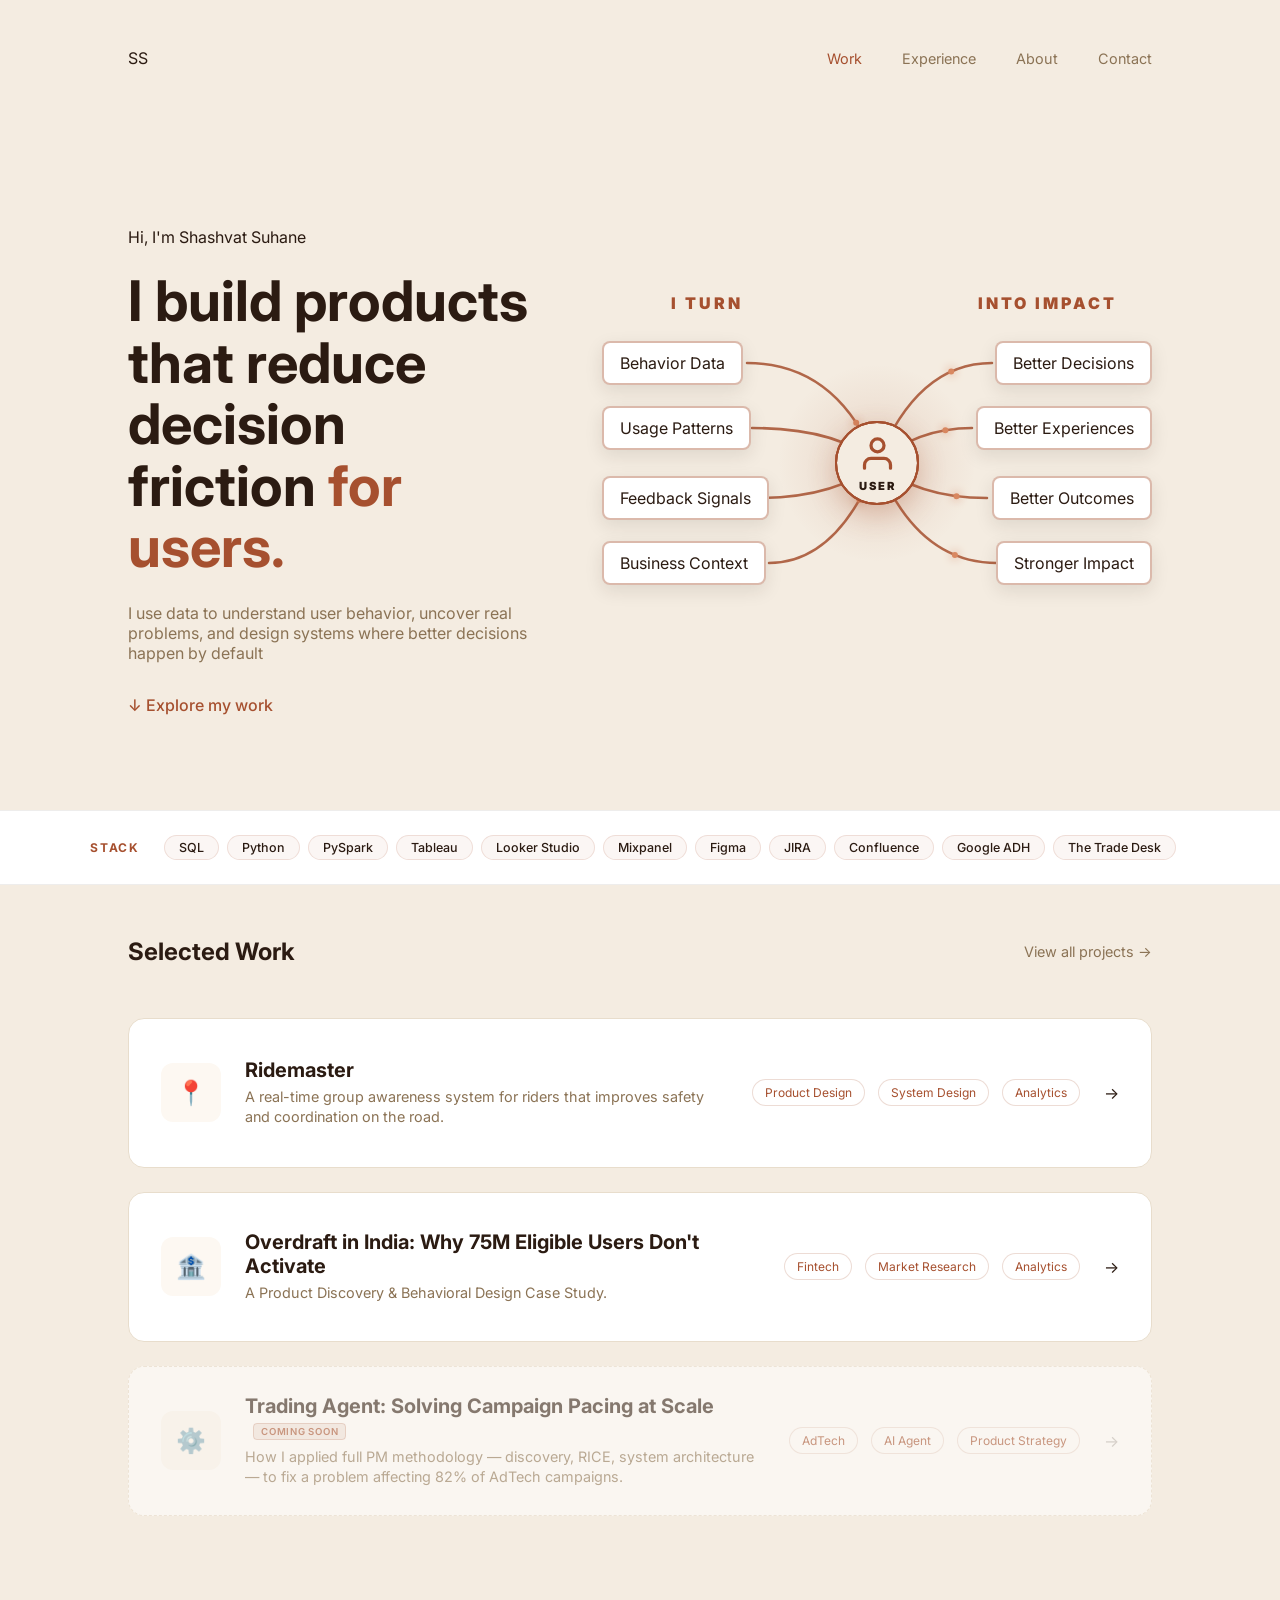
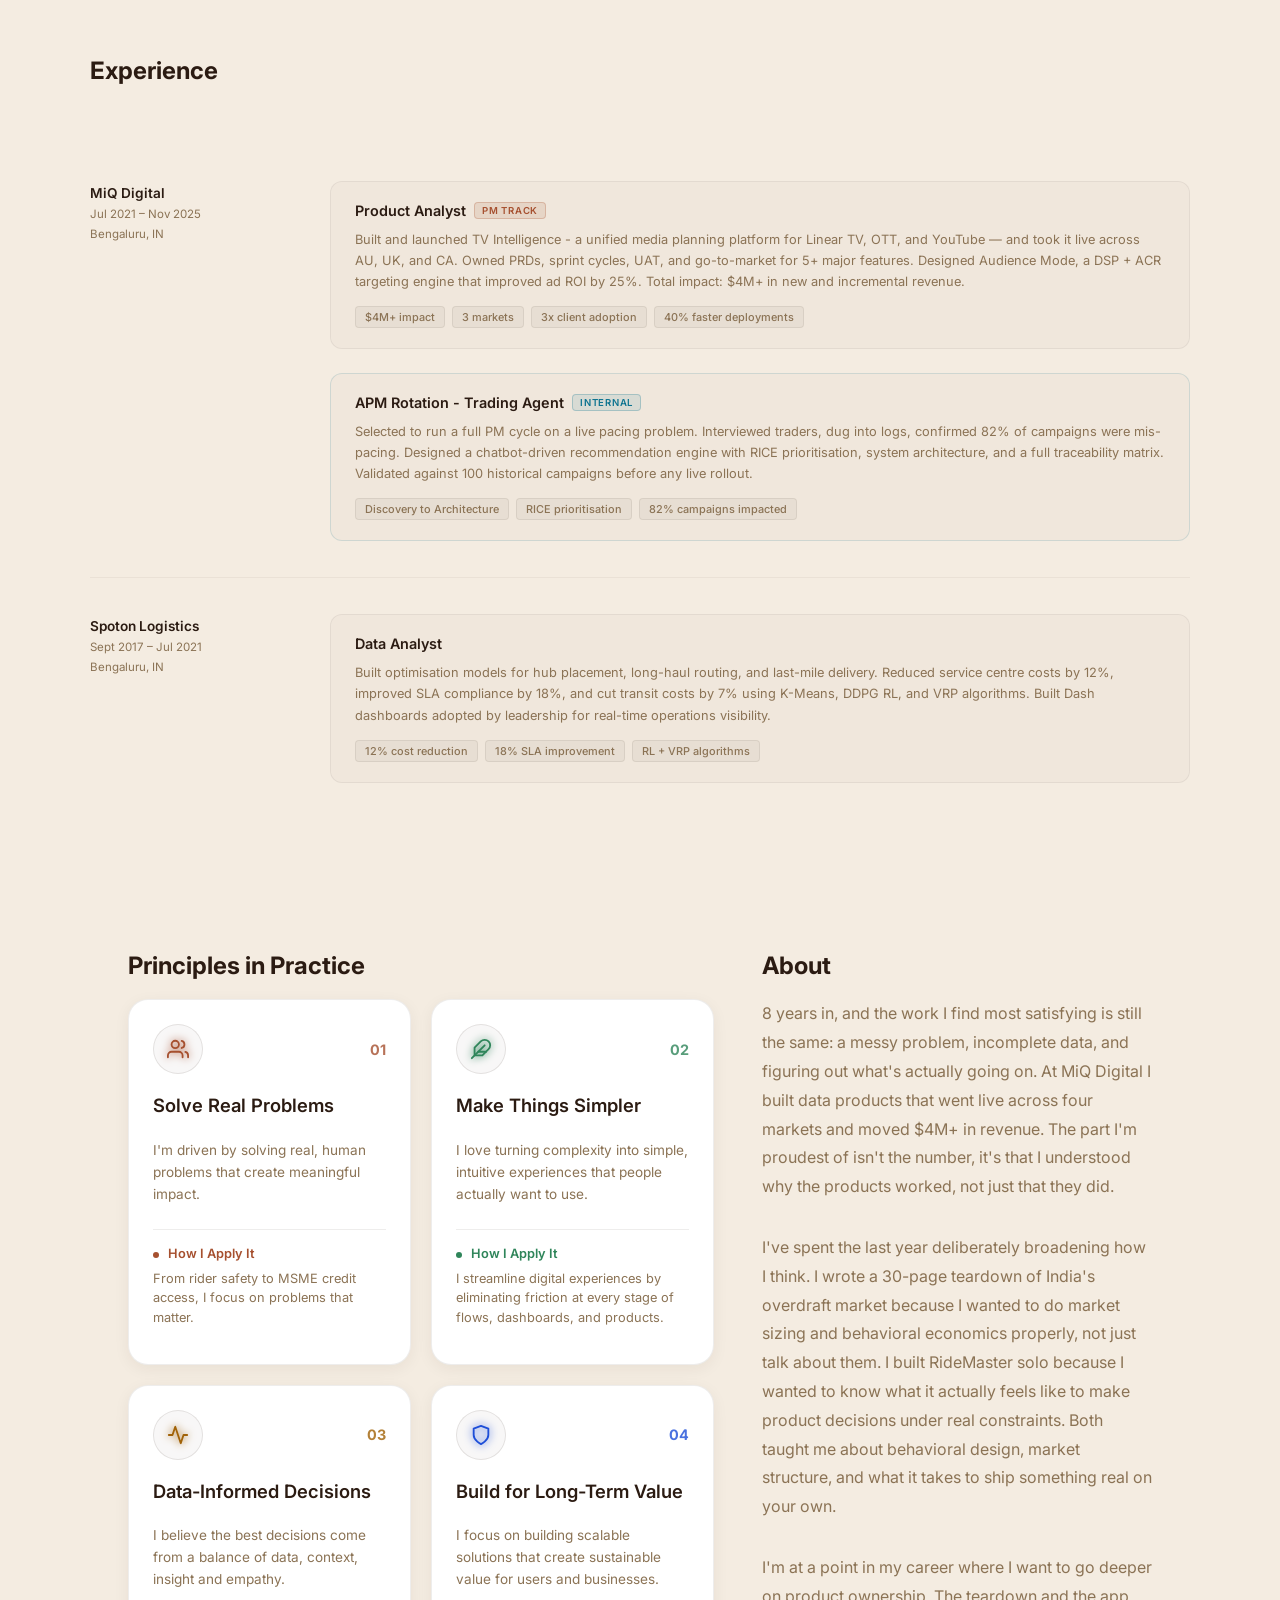
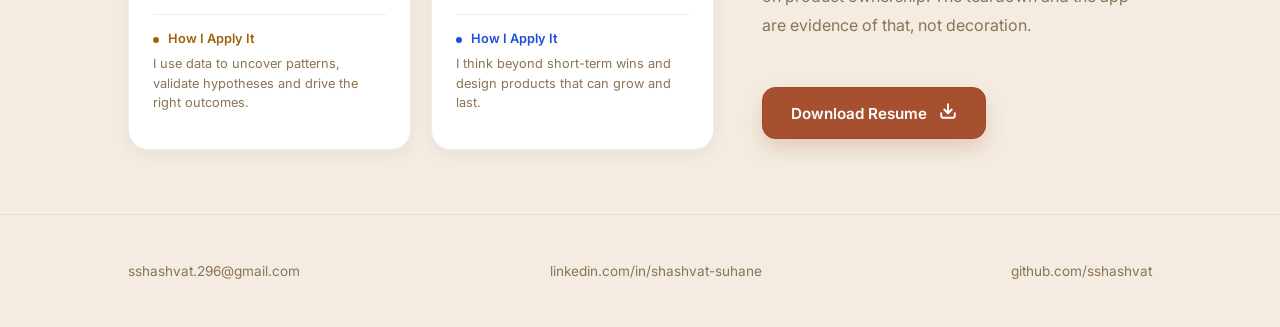
<file: index.html>
<!DOCTYPE html>
<html lang="en">

<!-- ============================================================
     HEAD
     ============================================================ -->
<head>
    <meta charset="UTF-8">
    <meta name="viewport" content="width=device-width, initial-scale=1.0">
    <title>Shashvat Suhane | PM Portfolio</title>
    <link rel="icon" type="image/x-icon" href="assets/favicon.ico">
    <link rel="stylesheet" href="styles.css">
    <link href="https://fonts.googleapis.com/css2?family=Inter:wght@400;500;700&display=swap" rel="stylesheet">
</head>

<body>

    <!-- ============================================================
         HEADER / NAVBAR
         ============================================================ -->
    <header>
        <nav>
            <div class="logo">SS</div>
            <button class="nav-toggle" id="navToggle" aria-label="Toggle navigation menu" aria-expanded="false">
                <span></span>
                <span></span>
                <span></span>
            </button>
            <ul id="navMenu">
                <li><a href="#work" class="active">Work</a></li>
                <li><a href="#experience">Experience</a></li>
                <li><a href="#about">About</a></li>
                <li><a href="mailto:sshashvat.296@gmail.com">Contact</a></li>
            </ul>
        </nav>
    </header>

    <!-- ============================================================
         MAIN CONTENT
         ============================================================ -->
    <main>

        <!-- --------------------------------------------------------
             HERO SECTION
             -------------------------------------------------------- -->
        <section class="hero">

            <!-- Hero Text -->
            <div class="hero-text">
                <p class="greeting">Hi, I'm Shashvat Suhane</p>
                <h1>I build products that reduce decision friction<span> for users.</span></h1>
                <p class="subtext">
                    I use data to understand user behavior, uncover real problems, and design
                    systems where better decisions happen by default
                </p>
                <a href="#work" class="explore-link">↓ Explore my work</a>
            </div>

            <!-- Data Flow Visualisation -->
            <div class="data-flow-container">

                <div class="column-header left-header">I TURN</div>
                <div class="column-header right-header">INTO IMPACT</div>

                <div class="flow-inner-box">

                    <!-- Left Nodes -->
                    <div class="nodes left">
                        <div class="node n1">Behavior Data</div>
                        <div class="node n2">Usage Patterns</div>
                        <div class="node n3">Feedback Signals</div>
                        <div class="node n4">Business Context</div>
                    </div>

                    <!-- User Core -->
                    <div class="user-core">
                        <div class="user-icon-circle">
                            <svg class="user-icon-svg" viewBox="0 0 24 24" fill="none" stroke="currentColor">
                                <path d="M20 21v-2a4 4 0 0 0-4-4H8a4 4 0 0 0-4 4v2" stroke-width="2" stroke-linecap="round" stroke-linejoin="round"/>
                                <circle cx="12" cy="7" r="4" stroke-width="2" stroke-linecap="round" stroke-linejoin="round"/>
                            </svg>
                            <span class="label">USER</span>
                            <div class="pulse-ring"></div>
                            <div class="pulse-ring delay"></div>
                        </div>
                        
                    </div>

                    <!-- Right Nodes -->
                    <div class="nodes right">
                        <div class="node n5">Better Decisions</div>
                        <div class="node n6">Better Experiences</div>
                        <div class="node n7">Better Outcomes</div>
                        <div class="node n8">Stronger Impact</div>
                    </div>

                    <!-- Flow Lines SVG -->
                    <svg class="flow-lines" viewBox="0 0 500 500" preserveAspectRatio="none">

                        <!-- Paths: Left nodes → User core -->
                        <path id="p1" d="M120,150 Q210,150 250,250" class="path-line"></path>
                        <path id="p2" d="M125,215 Q210,215 250,250" class="path-line"></path>
                        <path id="p3" d="M130,285 Q210,285 250,250" class="path-line"></path>
                        <path id="p4" d="M142,350 Q210,350 250,250" class="path-line"></path>

                        <!-- Paths: User core → Right nodes -->
                        <path id="p5" d="M250,250 Q290,150 365,150" class="path-line"></path>
                        <path id="p6" d="M250,250 Q290,215 345,215" class="path-line"></path>
                        <path id="p7" d="M250,250 Q290,285 360,285" class="path-line"></path>
                        <path id="p8" d="M250,250 Q290,350 370,350" class="path-line"></path>

                        <!-- Particles: Left → Core -->
                        <circle r="3" fill="#D98861" class="particle">
                            <animateMotion dur="2s" repeatCount="indefinite" calcMode="linear">
                                <mpath href="#p1"></mpath>
                            </animateMotion>
                        </circle>
                        <circle r="3" fill="#D98861" class="particle">
                            <animateMotion dur="2s" repeatCount="indefinite" calcMode="linear">
                                <mpath href="#p2"></mpath>
                            </animateMotion>
                        </circle>
                        <circle r="3" fill="#D98861" class="particle">
                            <animateMotion dur="2s" repeatCount="indefinite" calcMode="linear">
                                <mpath href="#p3"></mpath>
                            </animateMotion>
                        </circle>
                        <circle r="3" fill="#D98861" class="particle">
                            <animateMotion dur="2s" repeatCount="indefinite" calcMode="linear">
                                <mpath href="#p4"></mpath>
                            </animateMotion>
                        </circle>

                        <!-- Particles: Core → Right -->
                        <circle r="3" fill="#D98861" class="particle">
                            <animateMotion dur="2s" repeatCount="indefinite" keyPoints="0;1" keyTimes="0;1" calcMode="linear">
                                <mpath href="#p5"></mpath>
                            </animateMotion>
                        </circle>
                        <circle r="3" fill="#D98861" class="particle">
                            <animateMotion dur="2s" repeatCount="indefinite" keyPoints="0;1" keyTimes="0;1" calcMode="linear">
                                <mpath href="#p6"></mpath>
                            </animateMotion>
                        </circle>
                        <circle r="3" fill="#D98861" class="particle">
                            <animateMotion dur="2s" repeatCount="indefinite" keyPoints="0;1" keyTimes="0;1" calcMode="linear">
                                <mpath href="#p7"></mpath>
                            </animateMotion>
                        </circle>
                        <circle r="3" fill="#D98861" class="particle">
                            <animateMotion dur="2s" repeatCount="indefinite" keyPoints="0;1" keyTimes="0;1" calcMode="linear">
                                <mpath href="#p8"></mpath>
                            </animateMotion>
                        </circle>

                    </svg><!-- /flow-lines -->

                </div><!-- /flow-inner-box -->

            </div><!-- /data-flow-container -->

        </section><!-- /hero -->


        <!-- --------------------------------------------------------
             SKILLS STRIP
             -------------------------------------------------------- -->
        <section class="skills-strip">
            <div class="skills-inner">
                <span class="skills-label">Stack</span>
                <div class="skills-pills">
                    <span>SQL</span>
                    <span>Python</span>
                    <span>PySpark</span>
                    <span>Tableau</span>
                    <span>Looker Studio</span>
                    <span>Mixpanel</span>
                    <span>Figma</span>
                    <span>JIRA</span>
                    <span>Confluence</span>
                    <span>Google ADH</span>
                    <span>The Trade Desk</span>
                    
                </div>
            </div>
        </section>

        <!-- --------------------------------------------------------
             SELECTED WORK
             -------------------------------------------------------- -->
        <section id="work" class="work-section">

            <div class="section-header">
                <h2>Selected Work</h2>
                <a href="#" class="view-all">View all projects →</a>
            </div>

            <!-- Project: Ridemaster -->
            <div class="project-card" data-project="ridemaster" style="cursor: pointer;">
                <div class="proj-icon">📍</div>
                <div class="proj-main">
                    <h3>Ridemaster</h3>
                    <p>A real-time group awareness system for riders that improves safety and coordination on the road.</p>
                </div>
                <div class="proj-tags">
                    <span>Product Design</span>
                    <span>System Design</span>
                    <span>Analytics</span>
                </div>
                <div class="proj-arrow">→</div>
            </div>

            <!-- Project: Overdraft -->
            <div class="project-card" data-project="overdraft" style="cursor: pointer;">
                <div class="proj-icon msme-icon">🏦</div>
                <div class="proj-main">
                    <h3>Overdraft in India: Why 75M Eligible Users Don't Activate</h3>
                    <p>A Product Discovery &amp; Behavioral Design Case Study.</p>
                </div>
                <div class="proj-tags">
                    <span>Fintech</span>
                    <span>Market Research</span>
                    <span>Analytics</span>
                </div>
                <div class="proj-arrow">→</div>
            </div>

            <!-- Project: Trading Agent (Coming Soon) -->
            <div class="project-card project-card--soon">
                <div class="proj-icon">⚙️</div>
                <div class="proj-main">
                    <h3>Trading Agent: Solving Campaign Pacing at Scale <span class="coming-soon-badge">Coming Soon</span></h3>
                    <p>How I applied full PM methodology — discovery, RICE, system architecture — to fix a problem affecting 82% of AdTech campaigns.</p>
                </div>
                <div class="proj-tags">
                    <span>AdTech</span>
                    <span>AI Agent</span>
                    <span>Product Strategy</span>
                </div>
                <div class="proj-arrow" style="opacity:0.3">→</div>
            </div>

        </section><!-- /work -->


        <!-- WORK EXPERIENCE -->
        <section id="experience" class="experience-section">
            <div class="section-header">
                <h2 class="section-heading">Experience</h2>
            </div>
            <div class="exp-timeline">
                <div class="exp-entry">
                    <div class="exp-left">
                        <span class="exp-company">MiQ Digital</span>
                        <span class="exp-tenure">Jul 2021 – Nov 2025</span>
                        <span class="exp-location">Bengaluru, IN</span>
                    </div>
                    <div class="exp-right">
                        <div class="exp-role-block">
                            <h3 class="exp-role">Product Analyst <span class="exp-tag">PM Track</span></h3>
                            <p class="exp-desc">Built and launched TV Intelligence - a unified media planning platform for Linear TV, OTT, and YouTube — and took it live across AU, UK, and CA. Owned PRDs, sprint cycles, UAT, and go-to-market for 5+ major features. Designed Audience Mode, a DSP + ACR targeting engine that improved ad ROI by 25%. Total impact: $4M+ in new and incremental revenue.</p>
                            <div class="exp-highlights"><span>$4M+ impact</span><span>3 markets</span><span>3x client adoption</span><span>40% faster deployments</span></div>
                        </div>
                        <div class="exp-role-block exp-role-block--rotation">
                            <h3 class="exp-role">APM Rotation - Trading Agent <span class="exp-tag exp-tag--teal">Internal</span></h3>
                            <p class="exp-desc">Selected to run a full PM cycle on a live pacing problem. Interviewed traders, dug into logs, confirmed 82% of campaigns were mis-pacing. Designed a chatbot-driven recommendation engine with RICE prioritisation, system architecture, and a full traceability matrix. Validated against 100 historical campaigns before any live rollout.</p>
                            <div class="exp-highlights"><span>Discovery to Architecture</span><span>RICE prioritisation</span><span>82% campaigns impacted</span></div>
                        </div>
                    </div>
                </div>
                <div class="exp-divider"></div>
                <div class="exp-entry">
                    <div class="exp-left">
                        <span class="exp-company">Spoton Logistics</span>
                        <span class="exp-tenure">Sept 2017 – Jul 2021</span>
                        <span class="exp-location">Bengaluru, IN</span>
                    </div>
                    <div class="exp-right">
                        <div class="exp-role-block">
                            <h3 class="exp-role">Data Analyst</h3>
                            <p class="exp-desc">Built optimisation models for hub placement, long-haul routing, and last-mile delivery. Reduced service centre costs by 12%, improved SLA compliance by 18%, and cut transit costs by 7% using K-Means, DDPG RL, and VRP algorithms. Built Dash dashboards adopted by leadership for real-time operations visibility.</p>
                            <div class="exp-highlights"><span>12% cost reduction</span><span>18% SLA improvement</span><span>RL + VRP algorithms</span></div>
                        </div>
                    </div>
                </div>
            </div>
        </section><!-- /experience -->


        <!-- BOTTOM GRID  (Principles + About) -->
        <section class="bottom-grid">

            <!-- Principles in Practice -->
            <div class="principles-column">

                <h2 class="section-heading">Principles in Practice</h2>

                <div class="philosophy-grid">

                    <!-- Card 01: Solve Real Problems -->
                    <div class="p-card purple">
                        <div class="p-header">
                            <div class="p-icon">
                                <svg viewBox="0 0 24 24" fill="none" stroke="currentColor" stroke-width="2" stroke-linecap="round" stroke-linejoin="round">
                                    <path d="M17 21v-2a4 4 0 0 0-4-4H5a4 4 0 0 0-4 4v2"></path>
                                    <circle cx="9" cy="7" r="4"></circle>
                                    <path d="M23 21v-2a4 4 0 0 0-3-3.87"></path>
                                    <path d="M16 3.13a4 4 0 0 1 0 7.75"></path>
                                </svg>
                            </div>
                            <span class="p-num">01</span>
                        </div>
                        <h3>Solve Real Problems</h3>
                        <p class="p-desc">I'm driven by solving real, human problems that create meaningful impact.</p>
                        <div class="p-apply">
                            <span class="dot"></span> How I apply it
                            <p>From rider safety to MSME credit access, I focus on problems that matter.</p>
                        </div>
                    </div>

                    <!-- Card 02: Make Things Simpler -->
                    <div class="p-card green">
                        <div class="p-header">
                            <div class="p-icon">
                                <svg viewBox="0 0 24 24" fill="none" stroke="currentColor" stroke-width="2" stroke-linecap="round" stroke-linejoin="round">
                                    <path d="M20.24 12.24a6 6 0 0 0-8.49-8.49L5 10.5V19h8.5z"></path>
                                    <line x1="16" y1="8" x2="2" y2="22"></line>
                                    <line x1="17.5" y1="15" x2="9" y2="15"></line>
                                </svg>
                            </div>
                            <span class="p-num">02</span>
                        </div>
                        <h3>Make Things Simpler</h3>
                        <p class="p-desc">I love turning complexity into simple, intuitive experiences that people actually want to use.</p>
                        <div class="p-apply">
                            <span class="dot"></span> How I apply it
                            <p>I streamline digital experiences by eliminating friction at every stage of flows, dashboards, and products.</p>
                        </div>
                    </div>

                    <!-- Card 03: Data-Informed Decisions -->
                    <div class="p-card orange">
                        <div class="p-header">
                            <div class="p-icon">
                                <svg viewBox="0 0 24 24" fill="none" stroke="currentColor" stroke-width="2" stroke-linecap="round" stroke-linejoin="round">
                                    <polyline points="22 12 18 12 15 21 9 3 6 12 2 12"></polyline>
                                </svg>
                            </div>
                            <span class="p-num">03</span>
                        </div>
                        <h3>Data-Informed Decisions</h3>
                        <p class="p-desc">I believe the best decisions come from a balance of data, context, insight and empathy.</p>
                        <div class="p-apply">
                            <span class="dot"></span> How I apply it
                            <p>I use data to uncover patterns, validate hypotheses and drive the right outcomes.</p>
                        </div>
                    </div>

                    <!-- Card 04: Build for Long-Term Value -->
                    <div class="p-card blue">
                        <div class="p-header">
                            <div class="p-icon">
                                <svg viewBox="0 0 24 24" fill="none" stroke="currentColor" stroke-width="2" stroke-linecap="round" stroke-linejoin="round">
                                    <path d="M12 22s8-4 8-10V5l-8-3-8 3v7c0 6 8 10 8 10z"></path>
                                </svg>
                            </div>
                            <span class="p-num">04</span>
                        </div>
                        <h3>Build for Long-Term Value</h3>
                        <p class="p-desc">I focus on building scalable solutions that create sustainable value for users and businesses.</p>
                        <div class="p-apply">
                            <span class="dot"></span> How I apply it
                            <p>I think beyond short-term wins and design products that can grow and last.</p>
                        </div>
                    </div>

                </div><!-- /philosophy-grid -->

            </div><!-- /principles-column -->


            <!-- About -->
            <div class="about-box" id="about">
                <h2>About</h2>
                <p>
                    8 years in, and the work I find most satisfying is still the same: a messy problem, incomplete data, and figuring out what's actually going on. 
                    At MiQ Digital I built data products that went live across four markets and moved $4M+ in revenue. 
                    The part I'm proudest of isn't the number, it's that I understood why the products worked, not just that they did.
                </p>
                <p>
                    I've spent the last year deliberately broadening how I think. 
                    I wrote a 30-page teardown of India's overdraft market because I wanted to do market sizing and behavioral economics properly, not just talk about them. I built RideMaster solo because I wanted to know what it actually feels like to make product decisions under real constraints.
                     Both taught me about behavioral design, market structure, and what it takes to ship something real on your own.
                </p>
                <p>I'm at a point in my career where I want to go deeper on product ownership. The teardown and the app are evidence of that, not decoration.</p>
                <a href="assets/Shashvat_Suhane_Resume.pdf" download class="resume-btn">
                    <span class="btn-text">Download Resume</span>
                    <span class="btn-icon">
                        <svg viewBox="0 0 24 24" fill="none" stroke="currentColor" stroke-width="2.5" stroke-linecap="round" stroke-linejoin="round">
                            <path d="M21 15v4a2 2 0 0 1-2 2H5a2 2 0 0 1-2-2v-4"></path>
                            <polyline points="7 10 12 15 17 10"></polyline>
                            <line x1="12" y1="15" x2="12" y2="3"></line>
                        </svg>
                    </span>
                </a>
            </div><!-- /about-box -->

        </section><!-- /bottom-grid -->

    </main><!-- /main -->


    <!-- ============================================================
         FOOTER
         ============================================================ -->
    <footer>
        <div class="footer-links">
            <a href="mailto:sshashvat.296@gmail.com">sshashvat.296@gmail.com</a>
            <a href="https://linkedin.com/in/shashvat-suhane" target="_blank">linkedin.com/in/shashvat-suhane</a>
            <a href="https://github.com/sshashvat" target="_blank">github.com/sshashvat</a>
        </div>
    </footer>


    <!-- ============================================================
         PROJECT MODAL
         ============================================================ -->
    <div id="projectModal" class="modal">
        <div class="modal-content">
            <button class="close-button" aria-label="Close">&times;</button>
            <div id="modalBody"></div>
        </div>
    </div>


    <!-- ============================================================
         SCRIPTS
         ============================================================ -->
    <script src="script.js"></script>

</body>
</html>
</file>
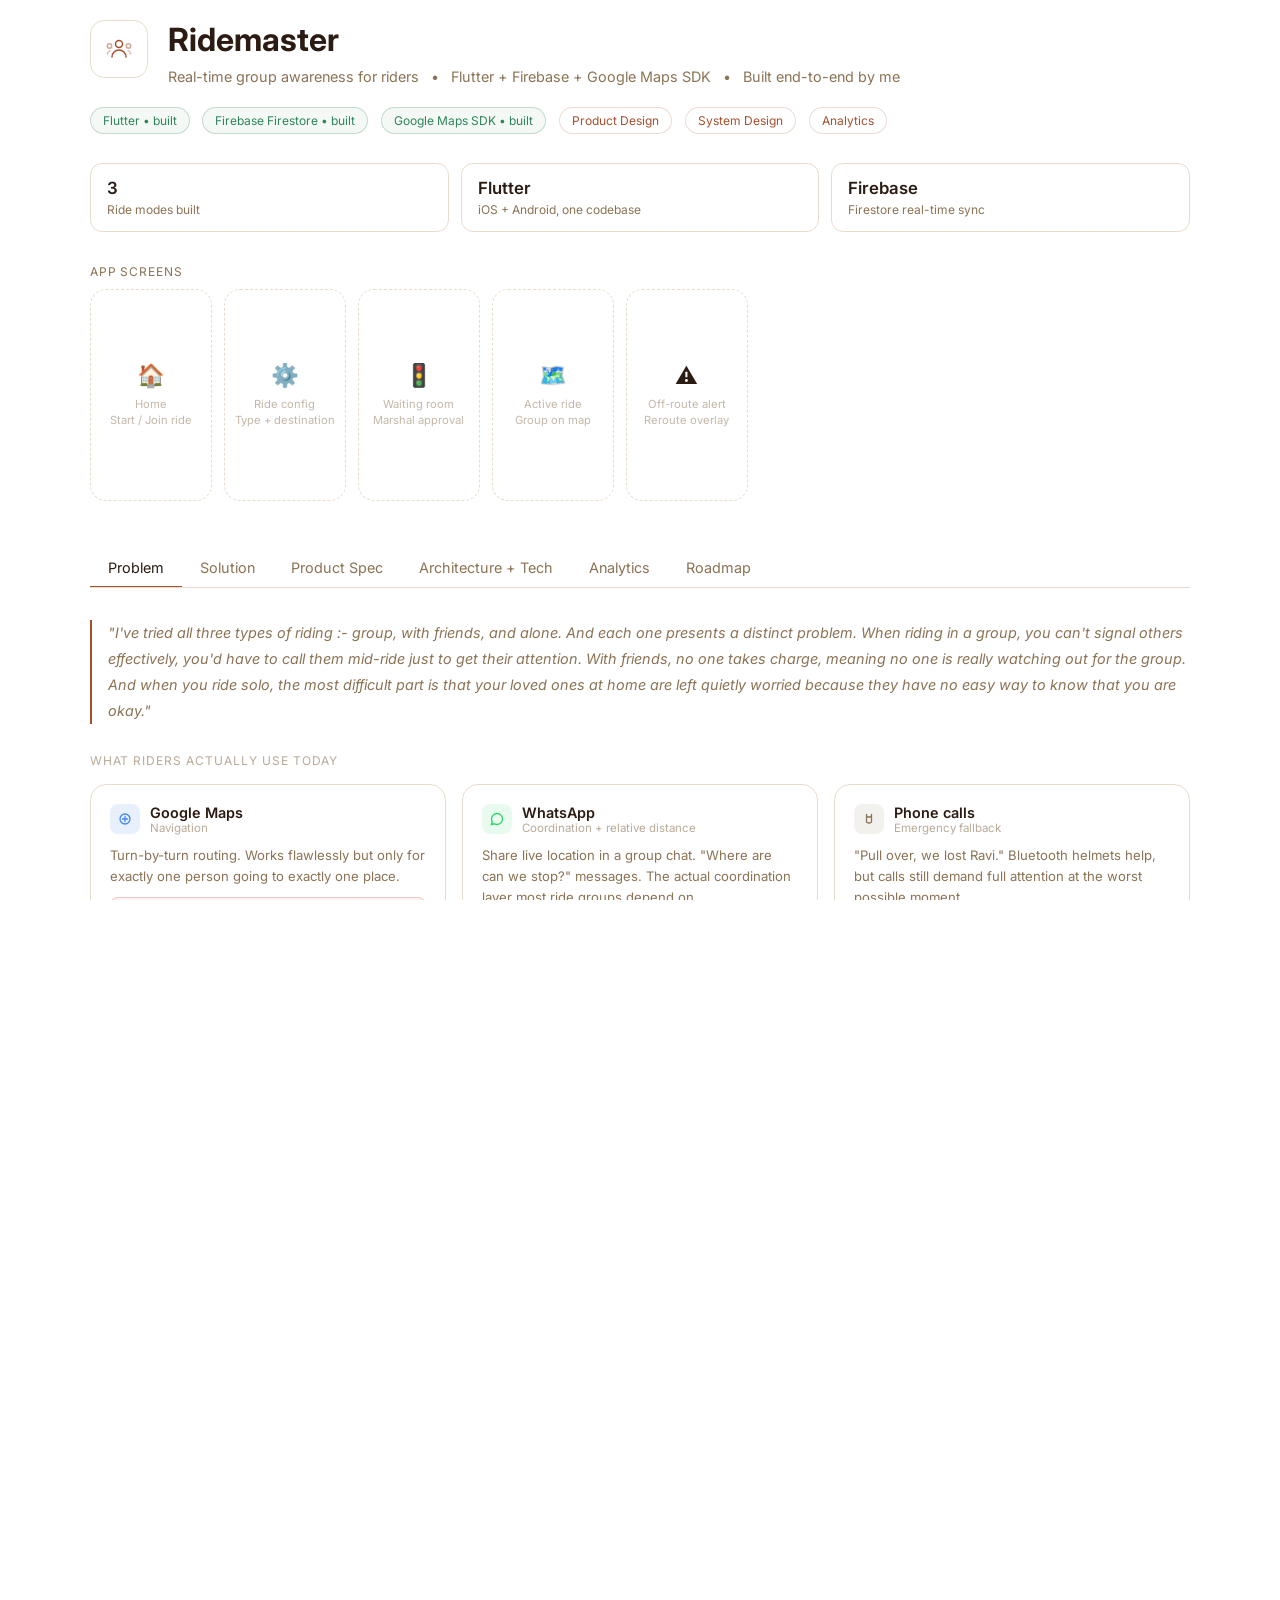
<file: ridemaster-final.html>
<!DOCTYPE html>
<html lang="en">
<head>
    <meta charset="UTF-8">
    <meta name="viewport" content="width=device-width, initial-scale=1.0">
    <title>Ridemaster - Shashvat Suhane</title>
    <link rel="icon" type="image/x-icon" href="assets/favicon.ico">
    <link rel="stylesheet" href="ridemasterv3.css">
    <link href="https://fonts.googleapis.com/css2?family=Inter:wght@400;500;700&display=swap" rel="stylesheet">
</head>
<body>

<header>
    <nav>
        <div class="logo">SS</div>
        <ul>
            <li><a href="index.html#work" class="active">Work</a></li>
            <li><a href="index.html#thinking">Thinking</a></li>
            <li><a href="index.html#about">About</a></li>
            <li><a href="mailto:sshashvat.296@gmail.com">Contact</a></li>
        </ul>
    </nav>
</header>

<div class="cs-main">

    <a href="index.html" class="back-link">
        <svg width="14" height="14" viewBox="0 0 14 14" fill="none" stroke="currentColor" stroke-width="1.5" stroke-linecap="round"><path d="M9 2L4 7l5 5"/></svg>
        Back to work
    </a>

    <div class="cs-hero">
        <div class="cs-icon">
            <svg width="28" height="28" viewBox="0 0 28 28" fill="none" stroke="var(--accent-purple)" stroke-width="1.5" stroke-linecap="round" stroke-linejoin="round">
                <circle cx="14" cy="9" r="3.5"/>
                <path d="M7 22c0-3.866 3.134-7 7-7s7 3.134 7 7"/>
                <circle cx="4.5" cy="11" r="2.2" stroke="rgba(166, 80, 47,0.5)"/>
                <circle cx="23.5" cy="11" r="2.2" stroke="rgba(166, 80, 47,0.5)"/>
                <path d="M2.5 19c0-1.6 1-2.8 2.4-3.2" stroke="rgba(166, 80, 47,0.4)" stroke-dasharray="2 1.5"/>
                <path d="M25.5 19c0-1.6-1-2.8-2.4-3.2" stroke="rgba(166, 80, 47,0.4)" stroke-dasharray="2 1.5"/>
            </svg>
        </div>
        <div>
            <div class="cs-title">Ridemaster</div>
            <div class="cs-sub">Real-time group awareness for riders &nbsp; • &nbsp; Flutter + Firebase + Google Maps SDK &nbsp; • &nbsp; Built end-to-end by me</div>
        </div>
    </div>

    <div class="cs-tags">
        <span class="built">Flutter • built</span>
        <span class="built">Firebase Firestore • built</span>
        <span class="built">Google Maps SDK • built</span>
        <span>Product Design</span>
        <span>System Design</span>
        <span>Analytics</span>
    </div>

    <div class="stat-strip">
        <div class="stat-pill"><div class="sv">3</div><div class="sl2">Ride modes built</div></div>
        <div class="stat-pill"><div class="sv">Flutter</div><div class="sl2">iOS + Android, one codebase</div></div>
        <div class="stat-pill"><div class="sv">Firebase</div><div class="sl2">Firestore real-time sync</div></div>
    </div>

    <div class="ss-label">App screens</div>
    <div class="ss-row">
        <div class="ss-slot">
            <div class="ss-ico">🏠</div><div class="ss-lbl">Home<br>Start / Join ride</div>
        </div>
        <div class="ss-slot">
            <div class="ss-ico">⚙️</div><div class="ss-lbl">Ride config<br>Type + destination</div>
        </div>
        <div class="ss-slot">
            <div class="ss-ico">🚦</div><div class="ss-lbl">Waiting room<br>Marshal approval</div>
        </div>
        <div class="ss-slot">
            <div class="ss-ico">🗺️</div><div class="ss-lbl">Active ride<br>Group on map</div>
        </div>
        <div class="ss-slot">
            <div class="ss-ico">⚠️</div><div class="ss-lbl">Off-route alert<br>Reroute overlay</div>
        </div>
    </div>

    <div class="tab-bar">
        <button class="tab active" onclick="sw('problem')">Problem</button>
        <button class="tab" onclick="sw('solution')">Solution</button>
        <button class="tab" onclick="sw('prd')">Product Spec</button>
        <button class="tab" onclick="sw('architecture')">Architecture + Tech</button>
        <button class="tab" onclick="sw('analytics')">Analytics</button>
        <button class="tab" onclick="sw('roadmap')">Roadmap</button>
    </div>


    <div id="tab-problem" class="pane active">

        <div class="fp">"I've tried all three types of riding :- group, with friends, and alone. And each one presents a distinct problem. When riding in a group, you can't signal others effectively, you'd have to call them mid-ride just to get their attention. With friends, no one takes charge, meaning no one is really watching out for the group. And when you ride solo, the most difficult part is that your loved ones at home are left quietly worried because they have no easy way to know that you are okay."</div>

        <div class="sec-label">What riders actually use today</div>
        <div class="wa-grid">
            <div class="wa-card">
                <div class="wa-app">
                    <div class="wa-ico" style="background:rgba(66,133,244,0.12);">
                        <svg width="14" height="14" viewBox="0 0 14 14" fill="none" stroke="#4285F4" stroke-width="1.3" stroke-linecap="round"><circle cx="7" cy="7" r="5"/><path d="M4.5 7h5M7 4.5v5"/></svg>
                    </div>
                    <div><div class="wa-name">Google Maps</div><div class="wa-role">Navigation</div></div>
                </div>
                <div class="wa-does">Turn-by-turn routing. Works flawlessly but only for exactly one person going to exactly one place.</div>
                <div class="wa-gap">Zero awareness of anyone else on the ride.</div>
            </div>
            <div class="wa-card">
                <div class="wa-app">
                    <div class="wa-ico" style="background:rgba(37,211,102,0.1);">
                        <svg width="14" height="14" viewBox="0 0 14 14" fill="none" stroke="#25D366" stroke-width="1.3" stroke-linecap="round"><path d="M7 1.5C3.96 1.5 1.5 3.96 1.5 7c0 1 .27 1.95.74 2.77L1.5 12.5l2.8-.72A5.47 5.47 0 007 12.5c3.04 0 5.5-2.46 5.5-5.5S10.04 1.5 7 1.5z"/></svg>
                    </div>
                    <div><div class="wa-name">WhatsApp</div><div class="wa-role">Coordination + relative distance</div></div>
                </div>
                <div class="wa-does">Share live location in a group chat. "Where are can we stop?" messages. The actual coordination layer most ride groups depend on.</div>
                <div class="wa-gap">Requires unlocking your phone and reading a message  at speed. This is how accidents happen.</div>
            </div>
            <div class="wa-card">
                <div class="wa-app">
                    <div class="wa-ico" style="background:rgba(139, 115, 85,0.1);">
                        <svg width="14" height="14" viewBox="0 0 14 14" fill="none" stroke="var(--text-secondary)" stroke-width="1.3" stroke-linecap="round"><path d="M4.5 2.5s-.5 2.5 2.5 2.5 2.5-2.5 2.5-2.5M4.5 2.5v7c0 .8.5 1.5 2.5 1.5s2.5-.7 2.5-1.5v-7"/></svg>
                    </div>
                    <div><div class="wa-name">Phone calls</div><div class="wa-role">Emergency fallback</div></div>
                </div>
                <div class="wa-does">"Pull over, we lost Ravi." Bluetooth helmets help, but calls still demand full attention at the worst possible moment.</div>
                <div class="wa-gap">Purely reactive. The problem has already compounded before you can call anyone.</div>
            </div>
        </div>

        <div class="note note-amber">Riders have duct-taped three apps together to do what one should do natively. The gaps only show when something already went wrong, which is exactly the worst moment to have a gap.</div>

        <div class="sec-label" style="margin-top:1.8rem;">How it plays out :- three riding contexts</div>

        <div class="ctx ctx-g">
            <div class="ctx-head">
                <div class="ctx-dot" style="background:var(--accent-purple);"></div>
                <span style="font-size:0.95rem;font-weight:600;color:#A6502F;">Group ride</span>
                <div class="ctx-badge badge-g">Organised • 4–20 riders</div>
            </div>
            <div class="scenario">"15 riders leave together. At a fork, the 7th rider follows the wrong car. The tail of the group follows him. Nobody in the front knows for 5 minutes, until someone's phone rings."</div>
            <div class="pain-list">
                <div class="pi"><div class="pb" style="background:var(--accent-purple);"></div><p><strong>No misroute signal.</strong> The lead has zero system notification when someone goes off-route. Discovery is accidental.</p></div>
                <div class="pi"><div class="pb" style="background:var(--accent-purple);"></div><p><strong>The tail follows the wrong person.</strong> Riders follow whoever is ahead, not the lead. One wrong turn at position 7 fragments everyone behind it.</p></div>
                <div class="pi"><div class="pb" style="background:var(--accent-purple);"></div><p><strong>Recovery is WhatsApp.</strong> The group chat explodes mid-ride. Someone has to stop and type. That person who took the wrong turn is now also a hazard.</p></div>
            </div>
        </div>

        <div class="ctx ctx-f">
            <div class="ctx-head">
                <div class="ctx-dot" style="background:#2F855A;"></div>
                <span style="font-size:0.95rem;font-weight:600;color:#2F855A;">Friend ride</span>
                <div class="ctx-badge badge-f">Casual • 2–5 riders</div>
            </div>
            <div class="scenario">"Riding with 3 friends on a road trip. You know the route, they don't. One takes a wrong exit. You check your mirror and he's gone. You open WhatsAppand check its location."</div>
            <div class="pain-list">
                <div class="pi"><div class="pb" style="background:#2F855A;"></div><p><strong>No leader, no accountability.</strong> Everyone assumes someone else is watching. Nobody is.</p></div>
                <div class="pi"><div class="pb" style="background:#2F855A;"></div><p><strong>WhatsApp live location needs checking.</strong> It works only if you switch navigation to whatsapp, find the chat, and read the map. None of that is safe one-handed at 80km/h.</p></div>
                <div class="pi"><div class="pb" style="background:#2F855A;"></div><p><strong>Even basic coordination is a group effort.</strong> A fuel stop, food break, or breakdown means opening WhatsApp, pinning a location, waiting for replies or call, all while someone is pulled over on the side of the road.</p></div>
            </div>
        </div>

        <div class="ctx ctx-s">
            <div class="ctx-head">
                <div class="ctx-dot" style="background:var(--text-secondary);"></div>
                <span style="font-size:0.95rem;font-weight:600;color:var(--text-secondary);">Solo ride</span>
                <div class="ctx-badge badge-s">Independent • unfamiliar routes</div>
            </div>
            <div class="scenario">"You're out on a long solo ride through an unfamiliar route. Nobody knows exactly where you are. If something goes wrong, there's no one watching."</div>
            <div class="pain-list">
                <div class="pi"><div class="pb" style="background:var(--text-secondary);opacity:0.5;"></div><p><strong>People back home are worried.</strong> There's no passive signal that you're okay. No movement update, no check-in. Just silence until you call or receive a call.</p></div>
                <div class="pi"><div class="pb" style="background:var(--text-secondary);opacity:0.5;"></div><p><strong>No safety net.</strong> A breakdown has no broadcast mechanism. Help depends entirely on being seen by someone who stops.</p></div>
            </div>
        </div>

        <div class="cs-divider"></div>
        <div class="sec-label">What's missing across all three</div>
        <div class="gap-bridge">
            <div class="br-row">
                <div class="br-ico" style="background:rgba(166, 80, 47,0.1);">
                    <svg width="16" height="16" viewBox="0 0 16 16" fill="none" stroke="var(--accent-purple)" stroke-width="1.5" stroke-linecap="round"><circle cx="8" cy="8" r="6"/><path d="M8 5v3l2 2"/></svg>
                </div>
                <div class="br-text"><h4>Real-time shared awareness</h4><p>Knowing where everyone is, and not just yourself. Navigation is solved. Group awareness is not.</p></div>
            </div>
            <div class="br-row">
                <div class="br-ico" style="background:rgba(47, 133, 90,0.08);">
                    <svg width="16" height="16" viewBox="0 0 16 16" fill="none" stroke="#2F855A" stroke-width="1.5" stroke-linecap="round"><path d="M2 8h12M8 2l6 6-6 6"/></svg>
                </div>
                <div class="br-text"><h4>Proactive deviation detection</h4><p>The system should know before the rider does that something has gone wrong and act immediately, not after the fact.</p></div>
            </div>
            <div class="br-row">
                <div class="br-ico" style="background:rgba(161, 98, 7,0.08);">
                    <svg width="16" height="16" viewBox="0 0 16 16" fill="none" stroke="#A16207" stroke-width="1.5" stroke-linecap="round"><path d="M3 8h10M8 4l5 4-5 4"/></svg>
                </div>
                <div class="br-text"><h4>Communication that works in motion</h4><p>Typing WhatsApp at speed is the accident. Any solution has to work with one hand, in one second, eyes on the road.</p></div>
            </div>
        </div>
        <div class="note note-purple" style="margin-top:1rem;">These three gaps are :- awareness, proactive detection, in-motion communication. These are what Ridemaster is built to close. Each ride mode addresses the same root problem in a different social context.</div>

    </div><div id="tab-solution" class="pane">

        <div class="sec-label">Three ride modes</div>

        <div class="mode-card mc-g">
            <div class="mc-head">
                <div class="mc-dot" style="background:var(--accent-purple);"></div>
                <div class="mc-title" style="color:#A6502F;">Group ride</div>
                <div class="mc-badge mc-badge-g">Hub and Spoke</div>
            </div>
            <div class="mc-desc">One lead rider sets the master route. All riders sync to the same polyline via Firestore real-time listeners. Off-route detection fires per rider, status flag visible to the whole group. Marshal approves or rejects joiners in the waiting room before the ride starts.</div>
            <div class="mc-pts">
                <div class="mc-pt"><div class="mc-pt-dot" style="background:var(--accent-purple);"></div><p>All riders render the same blue polyline :-one shared route, no ambiguity</p></div>
                <div class="mc-pt"><div class="mc-pt-dot" style="background:var(--accent-purple);"></div><p>Reroute goes back to the master route, not the destination. Rider rejoins the group to the nearest location</p></div>
                <div class="mc-pt"><div class="mc-pt-dot" style="background:var(--accent-purple);"></div><p>Marshal sees Off Route status flag for any deviated rider in real time</p></div>
            </div>
        </div>

        <div class="mode-card mc-f">
            <div class="mc-head">
                <div class="mc-dot" style="background:#2F855A;"></div>
                <div class="mc-title" style="color:#2F855A;">Friend ride</div>
                <div class="mc-badge mc-badge-f">Independent segments</div>
            </div>
            <div class="mc-desc">Any friend initiates. The master polyline is copied to every participant's sub-document at join time. When someone deviates, only their segment updates by Directions API called from current position directly to destination. No leader needed, no single point of failure.</div>
            <div class="mc-pts">
                <div class="mc-pt"><div class="mc-pt-dot" style="background:#2F855A;"></div><p>Each rider owns their own segment, one person losing track doesn't affect others</p></div>
                <div class="mc-pt"><div class="mc-pt-dot" style="background:#2F855A;"></div><p>Reroute goes to destination directly, friends can take different paths and still arrive together</p></div>
                <div class="mc-pt"><div class="mc-pt-dot" style="background:#2F855A;"></div><p> waiting room but no approval flow to join and ride</p></div>
            </div>
        </div>

        <div class="mode-card mc-s">
            <div class="mc-head">
                <div class="mc-dot" style="background:var(--text-secondary);"></div>
                <div class="mc-title" style="color:var(--text-secondary);">Solo ride</div>
                <div class="mc-badge mc-badge-s">Local only • lightweight</div>
            </div>
            <div class="mc-desc">Standard navigation with auto-reroute on deviation. No Firestore group sync, significantly lower battery impact. Polyline stored locally. Same map UI as group modes so switching feels seamless.</div>
            <div class="mc-pts">
                <div class="mc-pt"><div class="mc-pt-dot" style="background:var(--text-secondary);opacity:0.5;"></div><p>Emergency contact stored from signup, ready for SOS in v2</p></div>
                <div class="mc-pt"><div class="mc-pt-dot" style="background:var(--text-secondary);opacity:0.5;"></div><p>No group overhead, faster to start, lighter on battery</p></div>
            </div>
        </div>

        <div class="cs-divider"></div>
        <div class="sec-label">Quick signals:- replacing mid-ride communication</div>
        <div class="sig-grid">
            <div class="sig-card"><div class="sig-ico">⛽</div><div class="sig-name">Fuel stop</div><div class="sig-desc">Need to refuel, group should slow or find a stop</div></div>
            <div class="sig-card"><div class="sig-ico">🍔</div><div class="sig-name">Food break</div><div class="sig-desc">Suggest stopping at the next dhaba or rest stop</div></div>
            <div class="sig-card"><div class="sig-ico">🛑</div><div class="sig-name">Stop</div><div class="sig-desc">Asking for pull over for a photo stop, tyre check, break in long rides</div></div>
            <div class="sig-card"><div class="sig-ico">⚠️</div><div class="sig-name">Breakdown</div><div class="sig-desc">Bike issue, group needs to stop and help</div></div>
            <div class="sig-card v2"><div class="sig-ico">🆘</div><div class="sig-name">SOS</div><div class="sig-desc">v2 emergency broadcast to group and  emergency contacts</div></div>
        </div>
        <div class="note note-amber">1 tap → broadcast to the entire group instantly. The constrained set was deliberate. 4 signals cover every scenario, a rider would send at speed, one-handed, instantly.</div>

        <div class="cs-divider"></div>
        <div class="sec-label">Smart alerts</div>
        <div class="auto-col">
            <div class="cs-card" style="margin:0;"><h3>📍 Off-route detection</h3><p>Distance from polyline exceeds 50m. Red status flag on the group map. Only the deviated rider and the Marshal see the highlight.</p></div>
            <div class="cs-card" style="margin:0;"><h3>🛑 Unexpected stop</h3><p>Velocity drops below 2m movement threshold for the resting interval. Status flips to "Stopped" in Firestore, visible to the group before anyone has to look back in drawer screen.</p></div>
            <div class="cs-card" style="margin:0;"><h3>↔️ Relative position</h3><p>Ahead / behind labels computed per rider using progressIndex. Shown as "200m ahead" or "1.2km behind". Zero API cost. Pure Haversine geometry.</p></div>
        </div>

        <div class="cs-divider"></div>
        <div class="sec-label">Rider status states</div>
        <div class="cs-card">
            <div style="display:flex;gap:8px;flex-wrap:wrap;margin-bottom:12px;">
                <span style="background:#FFFFFF;border:1px solid rgba(47, 133, 90,0.25);color:#2F855A;padding:5px 14px;border-radius:20px;font-size:0.78rem;">Moving</span>
                <span style="background:#FFFFFF;border:1px solid rgba(161, 98, 7,0.25);color:#A16207;padding:5px 14px;border-radius:20px;font-size:0.78rem;">Stopped</span>
                <span style="background:#FFFFFF;border:1px solid rgba(220, 38, 38,0.25);color:#DC2626;padding:5px 14px;border-radius:20px;font-size:0.78rem;">Off Route</span>
                <span style="background:#FFFFFF;border:1px solid rgba(166, 80, 47,0.25);color:#A6502F;padding:5px 14px;border-radius:20px;font-size:0.78rem;">Pending (Group rides only)</span>
                <span style="background:#FFFFFF;border:1px solid #E8DDCC;color:var(--text-secondary);padding:5px 14px;border-radius:20px;font-size:0.78rem;">Finished</span>
            </div>
            <p>Status computed on-device in the GPS callback, written to Firestore with merge enabled, and read by all riders on the same real-time listener. Pending is Group ride mode only, the Marshal approves before the ride starts.</p>
        </div>

    </div><div id="tab-prd" class="pane">

        <div class="prd-statement">
            <div class="prd-label">Problem statement</div>
            <div style="display:flex;flex-direction:column;gap:12px;margin-top:4px;">
                <div style="display:flex;gap:12px;align-items:flex-start;">
                    <div style="width:8px;height:8px;border-radius:50%;background:var(--accent-purple);margin-top:6px;flex-shrink:0;"></div>
                    <p style="font-size:0.88rem;color:#A6502F;line-height:1.65;margin:0;"><span style="font-weight:600;">Group rides</span> have no shared awareness layer, when someone goes off-route, the group has no system-level signal. The only tool is take a stop and check on whatsapp if live location is shared.</p>
                </div>
                <div style="display:flex;gap:12px;align-items:flex-start;">
                    <div style="width:8px;height:8px;border-radius:50%;background:#2F855A;margin-top:6px;flex-shrink:0;"></div>
                    <p style="font-size:0.88rem;color:#A6502F;line-height:1.65;margin:0;"><span style="font-weight:600;">Friend rides</span> have no shared route reference and no leader, coordination for every stop, breakdown, or detour falls back to WhatsApp mid-ride.</p>
                </div>
                <div style="display:flex;gap:12px;align-items:flex-start;">
                    <div style="width:8px;height:8px;border-radius:50%;background:var(--text-secondary);margin-top:6px;flex-shrink:0;opacity:0.5;"></div>
                    <p style="font-size:0.88rem;color:#A6502F;line-height:1.65;margin:0;"><span style="font-weight:600;">Solo rides</span> have no passive safety net, people at home have no way to know the rider is okay unless they call.</p>
                </div>
            </div>
        </div>

        <div class="sec-label">Who this is built for</div>
        <div class="persona-grid">

            <div class="persona-card pc-g">
                <div class="pc-illo pc-illo-g">
                    <svg width="36" height="36" viewBox="0 0 36 36" fill="none" stroke="var(--accent-purple)" stroke-width="1.5" stroke-linecap="round" stroke-linejoin="round">
                        <circle cx="18" cy="11" r="5"/>
                        <path d="M7 32c0-6.075 4.925-11 11-11s11 4.925 11 11"/>
                        <circle cx="5" cy="14" r="3" stroke="rgba(166, 80, 47,0.5)"/>
                        <circle cx="31" cy="14" r="3" stroke="rgba(166, 80, 47,0.5)"/>
                        <path d="M2 27c0-2.5 1.5-4 3.5-4.5" stroke="rgba(166, 80, 47,0.4)" stroke-dasharray="2 1.5"/>
                        <path d="M34 27c0-2.5-1.5-4-3.5-4.5" stroke="rgba(166, 80, 47,0.4)" stroke-dasharray="2 1.5"/>
                    </svg>
                    <div class="pc-badge pc-badge-g">Marshal</div>
                </div>
                <div>
                    <div class="pc-name" style="color:#A6502F;">The Marshal</div>
                    <div class="pc-role">Club organiser • Group ride lead</div>
                    <div class="pc-desc">Plans the route, briefs the group, and is responsible for everyone arriving together. Has no visibility into whether riders are actually following or only finds out when someone calls or goes missing.</div>
                </div>
                <div class="pc-points">
                    <div class="pc-pt"><div class="pc-pt-dot" style="background:var(--accent-purple);"></div><p>Needs to know where every rider is at all times</p></div>
                    <div class="pc-pt"><div class="pc-pt-dot" style="background:var(--accent-purple);"></div><p>Wants to approve who joins before the ride starts</p></div>
                    <div class="pc-pt"><div class="pc-pt-dot" style="background:var(--accent-purple);"></div><p>Currently managing everything through calls and WhatsApp groups</p></div>
                </div>
                <div class="pc-quote pc-quote-g">"I'm responsible for 15 people on the road. Right now my only tool is my phone."</div>
            </div>

            <div class="persona-card pc-f">
                <div class="pc-illo pc-illo-f">
                    <svg width="36" height="36" viewBox="0 0 36 36" fill="none" stroke="#2F855A" stroke-width="1.5" stroke-linecap="round" stroke-linejoin="round">
                        <circle cx="12" cy="11" r="5"/>
                        <circle cx="24" cy="11" r="5"/>
                        <path d="M2 32c0-5.523 4.477-10 10-10"/>
                        <path d="M34 32c0-5.523-4.477-10-10-10"/>
                        <path d="M12 22c0 0 3 2.5 6 0" stroke="rgba(47, 133, 90,0.6)"/>
                    </svg>
                    <div class="pc-badge pc-badge-f">Weekend</div>
                </div>
                <div>
                    <div class="pc-name" style="color:#2F855A;">The Weekend Rider</div>
                    <div class="pc-role">Friend group • Casual rides</div>
                    <div class="pc-desc">Rides with a close group of friends on weekends has no fixed leader, no formal route planning. Someone picks a destination, everyone shows up. Coordination happens in the group chat before and during the ride.</div>
                </div>
                <div class="pc-points">
                    <div class="pc-pt"><div class="pc-pt-dot" style="background:#2F855A;"></div><p>Wants to ride together without constant check-ins</p></div>
                    <div class="pc-pt"><div class="pc-pt-dot" style="background:#2F855A;"></div><p>Fuel stops and food breaks decided on the fly and it's hard to coordinate cleanly</p></div>
                    <div class="pc-pt"><div class="pc-pt-dot" style="background:#2F855A;"></div><p>No one wants to be the person who calls mid-ride</p></div>
                </div>
                <div class="pc-quote pc-quote-f">"We always end up in the group chat mid-ride figuring out where someone went."</div>
            </div>

            <div class="persona-card pc-s">
                <div class="pc-illo pc-illo-s">
                    <svg width="36" height="36" viewBox="0 0 36 36" fill="none" stroke="var(--text-secondary)" stroke-width="1.5" stroke-linecap="round" stroke-linejoin="round">
                        <circle cx="18" cy="11" r="5"/>
                        <path d="M7 32c0-6.075 4.925-11 11-11s11 4.925 11 11"/>
                    </svg>
                    <div style="position:absolute;top:8px;left:8px;display:flex;align-items:center;gap:4px;">
                        <div style="width:7px;height:7px;border-radius:50%;background:rgba(220, 38, 38,0.6);"></div>
                        <span style="font-size:0.65rem;color:rgba(220, 38, 38,0.7);">no signal home</span>
                    </div>
                    <div class="pc-badge pc-badge-s">Solo</div>
                </div>
                <div>
                    <div class="pc-name" style="color:var(--text-primary);">The Solo Rider</div>
                    <div class="pc-role">Independent • rides alone by choice or necessity</div>
                    <div class="pc-desc">Ride's alone, sometimes because no one else is available, sometimes because the road and the silence are the whole point. Either way, the people back home have no passive way to know they're okay.</div>
                </div>
                <div class="pc-points">
                    <div class="pc-pt"><div class="pc-pt-dot" style="background:var(--text-secondary);opacity:0.5;"></div><p>Wants to ride freely without constant "are you okay?" calls</p></div>
                    <div class="pc-pt"><div class="pc-pt-dot" style="background:var(--text-secondary);opacity:0.5;"></div><p>Family has no passive signal that everything is fine</p></div>
                    <div class="pc-pt"><div class="pc-pt-dot" style="background:var(--text-secondary);opacity:0.5;"></div><p>In a breakdown or emergency, there is no one watching</p></div>
                </div>
                <div class="pc-quote pc-quote-s">"I ride alone for the peace of it. But my family is never really at peace until I'm home."</div>
            </div>

        </div>

        <div class="sec-label">Goals</div>
        <div class="goals-card">
            <div class="goal-item"><div class="goal-dot"></div><p>Riders in a group always know where others are without opening WhatsApp</p></div>
            <div class="goal-item"><div class="goal-dot"></div><p>Off-route detection fires before a rider is committed to the wrong road</p></div>
            <div class="goal-item"><div class="goal-dot"></div><p>In-ride communication works in one tap, eyes up, one-handed and no typing required</p></div>
            <div class="goal-item"><div class="goal-dot"></div><p>Solo riders have a passive safety layer, So that people at home know they're moving and okay</p></div>
            <div class="goal-item"><div class="goal-dot"></div><p>Ride completion rate measurably improves over a WhatsApp-only baseline</p></div>
        </div>

        <div class="sec-label">Constraints</div>
        <div class="con-grid">
            <div class="con-card"><div class="cc-ico">📡</div><h4>Data required throughout</h4><p>Active internet needed for the entire ride. No offline mode in v1, real-time sync is core to the product.</p></div>
            <div class="con-card"><div class="cc-ico">🔋</div><h4>Battery budget</h4><p>Continuous GPS polling and Firestore writes are expensive. Target less than 15% battery drain per hour over baseline Maps usage.</p></div>
            <div class="con-card"><div class="cc-ico">💰</div><h4>API cost</h4><p>Directions API calls are billed per request. Reroutes throttled, only trigger after 50m of movement while off-route.</p></div>
            <div class="con-card"><div class="cc-ico">🛡️</div><h4>One-handed UX</h4><p>Every interaction must work with one hand at riding speed. No typing, no multi-step flows during an active ride.</p></div>
        </div>

        <div class="sec-label">Key product decisions</div>
        <div class="dec-list">
            <div class="dec-card">
                <div class="dec-num">01</div>
                <div>
                    <div class="dec-q">Why Hub-and-Spoke over P2P sync?</div>
                    <h4>Single source of truth in Firestore</h4>
                    <p>P2P sync creates conflict resolution complexity when two riders have different GPS accuracy or brief connectivity drops. Firestore as the central router means one canonical route state that all riders read from. When two devices disagree on the polyline, there is one document to trust.</p>
                </div>
            </div>
            <div class="dec-card">
                <div class="dec-num">02</div>
                <div>
                    <div class="dec-q">Why 4 signals instead of a chat input?</div>
                    <h4>The riding context makes typing impossible</h4>
                    <p>A rider cannot safely type at speed. The 4-signal set covers every scenario a rider would communicate one-handed. A constrained set also removes ambiguity on the receiving end and the receiver knows exactly what is happening without any interpretation needed.</p>
                </div>
            </div>
            <div class="dec-card">
                <div class="dec-num">03</div>
                <div>
                    <div class="dec-q">Why is Friend ride architecturally different from Group ride?</div>
                    <h4>Eliminating the single point of failure</h4>
                    <p>In Group mode the lead's device owns the master polyline. If that device loses signal mid-ride, the route is gone for everyone. In Friend mode the base polyline is copied to every participant's sub-document at join time. Each rider owns their own segment, the group keeps moving regardless of who loses connectivity.</p>
                </div>
            </div>
        </div>

    </div><div id="tab-architecture" class="pane">

        <div class="sec-label">System flows:- three ride modes</div>

        <div class="arch-card">
            <div class="arch-mode-head">
                <div style="width:8px;height:8px;border-radius:50%;background:var(--accent-purple);flex-shrink:0;"></div>
                <span style="font-size:0.95rem;font-weight:600;color:#A6502F;">Group ride :- Hub and Spoke</span>
            </div>
            <div class="arch-flow"><div class="an an-g">Marshal sets origin + destination</div><div class="aa">→</div><div class="an an-g">Directions API call</div><div class="aa">→</div><div class="an an-g">masterPolyline saved to Firestore</div></div>
            <div class="arch-flow" style="margin-top:8px;"><div class="an an-g">All riders listen to ride doc</div><div class="aa">→</div><div class="an an-g">Decode + render same blue line</div><div class="aa">→</div><div class="an an-g">GPS tick 10s / 60s</div></div>
            <div class="arch-flow" style="margin-top:8px;"><div class="an some-g">Distance to polyline &gt;50m</div><div class="aa">→</div><div class="an an-g">status → "Off Route"</div><div class="aa">→</div><div class="an an-g">Vibrate + reroute to master route</div></div>
            <div class="note note-amber" style="margin-top:1rem;margin-bottom:0;">Reroute in Group mode goes to the nearest point on the master route, not the destination. The rider rejoins the group path.</div>
        </div>

        <div class="arch-card">
            <div class="arch-mode-head">
                <div style="width:8px;height:8px;border-radius:50%;background:#2F855A;flex-shrink:0;"></div>
                <span style="font-size:0.95rem;font-weight:600;color:#2F855A;">Friend ride :- Independent segments</span>
            </div>
            <div class="arch-flow"><div class="an an-f">Any friend creates ride</div><div class="aa">→</div><div class="an an-f">masterPolyline generated</div><div class="aa">→</div><div class="an an-f">Copied to each participant's doc</div></div>
            <div class="arch-flow" style="margin-top:8px;"><div class="an an-f">Friend deviates</div><div class="aa">→</div><div class="an an-f">Directions API: current pos → destination</div><div class="aa">→</div><div class="an an-f">Only their segment updates</div></div>
            <div class="note note-teal" style="margin-top:1rem;margin-bottom:0;">Reroute goes to the destination directly. Friends can take different roads and still arrive together.</div>
        </div>

        <div class="arch-card">
            <div class="arch-mode-head">
                <div style="width:8px;height:8px;border-radius:50%;background:var(--text-secondary);flex-shrink:0;"></div>
                <span style="font-size:0.95rem;font-weight:600;color:var(--text-secondary);">Solo ride :- Local only</span>
            </div>
            <div class="arch-flow"><div class="an">Set origin + destination</div><div class="aa">→</div><div class="an">Directions API</div><div class="aa">→</div><div class="an">Polyline stored in own doc only</div></div>
            <div class="arch-flow" style="margin-top:8px;"><div class="an">Deviation detected</div><div class="aa">→</div><div class="an">Directions API: current pos → destination</div><div class="aa">→</div><div class="an">New polyline rendered locally</div></div>
            <div class="note note-purple" style="margin-top:1rem;margin-bottom:0;">No group Firestore listeners. GPS polling writes only to own participant doc. Battery impact significantly lower.</div>
        </div>

        <div class="cs-divider"></div>
        <div class="sec-label">Firestore data model</div>
        <div class="schema-grid">
            <div class="schema-box">
<span class="sk">rides</span>/<span class="sv">{rideId}</span>
  <span class="sk">rideId</span>:         <span class="sv">"847291"</span>
  <span class="sk">type</span>:           <span class="sv">"Group"|"Friend"|"Solo"</span>
  <span class="sk">status</span>:         <span class="sv">"waiting"|"active"</span>
  <span class="sk">leaderName</span>:     <span class="sv">"Shashvat"</span>
  <span class="sk">masterPolyline</span>: <span class="sv">"enc_string..."</span>
  <span class="sk">destination</span>:    <span class="sv">"Bhopal, MP"</span>
  <span class="sk">distance</span>:       <span class="sv">"142 km"</span>
  <span class="sk">duration</span>:       <span class="sv">"2 hr 40 min"</span>
  <span class="sk">apiUsage</span>: {
    <span class="sk">directionsCalls</span>: <span class="sv">0</span>
    <span class="sk">totalCalls</span>:      <span class="sv">0</span>
  }
            </div>
            <div class="schema-box">
<span class="sk">participants</span>/<span class="sv">{userId}</span>
  <span class="sk">rider_name</span>:       <span class="sv">"Shashvat"</span>
  <span class="sk">role</span>:             <span class="sv">"Lead Marshal"|"Rider"</span>
  <span class="sk">status</span>:           <span class="sv">"Moving"|"Stopped"|"Off Route"</span>
  <span class="sk">lat</span>:              <span class="sv">23.2599</span>
  <span class="sk">lng</span>:              <span class="sv">77.4126</span>
  <span class="sk">progressIndex</span>:   <span class="sv">142</span> <span class="sc">// position on polyline</span>
  <span class="sk">currentPolyline</span>: <span class="sv">"enc..."</span> <span class="sc">// Friend/Solo</span>
  <span class="sk">lastSeen</span>:         <span class="sv">Timestamp</span>
  <span class="sk">emergency_contact</span>:<span class="sv">"9876543210"</span>
            </div>
        </div>

        <div class="cs-divider"></div>
        <div class="sec-label">Tech stack</div>
        <div class="tech-grid">
            <div class="tech-card">
                <div class="tc-pill">Flutter • Dart</div>
                <h4>App framework</h4>
                <p>Single codebase for iOS and Android. Dark theme with amber accents. Three main screens :- Home, Past Rides, Profile. SharedPreferences cache check on launch.</p>
            </div>
            <div class="tech-card">
                <div class="tc-pill">Firebase Firestore</div>
                <h4>Backend + real-time sync</h4>
                <p>Real-time listeners on the participants sub-collection. SetOptions merge:true prevents field overwrite on every GPS tick. progressIndex only written when non-null.</p>
            </div>
            <div class="tech-card">
                <div class="tc-pill">Google Maps SDK</div>
                <h4>Maps + routing</h4>
                <p>Directions API for polylines. Places Autocomplete with 500ms debounce and UUID session tokens which prevents per-keystroke billing.</p>
            </div>
            <div class="tech-card">
                <div class="tc-pill">Geolocator</div>
                <h4>Adaptive GPS polling</h4>
                <p>10s when moving (&gt;2m), 60s when stopped. iOS uses AppleSettings with background location. Android uses 10m distance filter.</p>
            </div>
            <div class="tech-card">
                <div class="tc-pill">Haversine formula</div>
                <h4>Off-route detection</h4>
                <p>Point-to-segment distance against every polyline segment. Latitude-corrected at 23°N, no flat degree multiplier. Zero API cost.</p>
            </div>
            <div class="tech-card">
                <div class="tc-pill">SharedPreferences</div>
                <h4>Local persistence</h4>
                <p>Rider name and emergency contact cached locally. Ride rejoin checks Firestore for existing participant doc, skips info flow if already joined.</p>
            </div>
        </div>

    </div><div id="tab-analytics" class="pane">

        <div class="ns-card">
            <div class="ns-label">North star metric</div>
            <div class="ns-metric">Ride completion rate</div>
            <div class="ns-why">% of rides across all modes that reach "Finished" status for all participants. Covers group, friend, and solo equally. If this goes up, the product is working. If it drops, something fundamental is broken.</div>
        </div>

        <div class="sec-label">Engagement metrics</div>
        <div class="four-col" style="margin-bottom:1.8rem;">
            <div class="metric-card">
                <div class="mt tier-e">Engagement</div>
                <div class="ml">Rides per active user / month</div>
                <div class="mv">Target: 1+</div>
                <div class="mw">Minimum bar :- every active rider should complete at least one ride a month. Below this means riders installed but aren't coming back.</div>
            </div>
            <div class="metric-card">
                <div class="mt tier-e">Engagement</div>
                <div class="ml">Signal tap rate per ride</div>
                <div class="mv">Target: &gt;1 tap</div>
                <div class="mw">If signals aren't used, WhatsApp is still winning. Low rate means signals aren't discoverable or the set doesn't cover real needs.</div>
            </div>
            <div class="metric-card">
                <div class="mt tier-e">Engagement</div>
                <div class="ml">Return ride rate</div>
                <div class="mv">% within 30 days</div>
                <div class="mw">% of users who complete a ride and start another within 30 days. If someone comes back, the product earned it.</div>
            </div>
            <div class="metric-card">
                <div class="mt tier-e">Engagement</div>
                <div class="ml">Group ride adoption</div>
                <div class="mv">% of total users</div>
                <div class="mw">% of users who have done at least one group or friend ride. Tells you whether riders are bringing others onto the platform.</div>
            </div>
        </div>

        <div class="sec-label">Guardrail metrics</div>
        <div class="three-col" style="margin-bottom:1.8rem;">
            <div class="metric-card">
                <div class="mt tier-g">Guardrail</div>
                <div class="ml">Waiting room abandonment</div>
                <div class="mv">Watch: rising</div>
                <div class="mw">% of riders who join a waiting room but leave before the ride starts. High rate means pre-ride flow has friction or the Marshal never started.</div>
            </div>
            <div class="metric-card">
                <div class="mt tier-g">Guardrail</div>
                <div class="ml">Ghost rider rate</div>
                <div class="mv">Target: ~0%</div>
                <div class="mw">% of riders who joined a ride but had zero GPS movement recorded. The location layer silently failed, rider's updates was invisible to everyone</div>
            </div>
            <div class="metric-card">
                <div class="mt tier-g">Guardrail</div>
                <div class="ml">Duplicate reroute rate</div>
                <div class="mv">Watch: &gt;3 per session</div>
                <div class="mw">% of rides where Directions API is called 3+ times for the same rider quickly. Signals a logic bug silently burning API cost and battery.</div>
            </div>
        </div>

        <div class="sec-label">Engineering health</div>
        <div class="three-col">
            <div class="metric-card">
                <div class="mt tier-h">Health</div>
                <div class="ml">Directions API calls / ride</div>
                <div class="mv">Watch: cost spike</div>
                <div class="mw">Tracked in apiUsage.totalCalls. A spike signals reroute logic is triggering redundant calls and burning through quota.</div>
            </div>
            <div class="metric-card">
                <div class="mt tier-h">Health</div>
                <div class="ml">Firestore write failure rate</div>
                <div class="mv">Target: ~0%</div>
                <div class="mw">% of GPS broadcasts that land in the catch block in _updateFirestore. A spike means positions silently fail to sync.</div>
            </div>
            <div class="metric-card">
                <div class="mt tier-h">Health</div>
                <div class="ml">Location sync latency (p95)</div>
                <div class="mv">Target: &lt;10s now</div>
                <div class="mw">Acceptable at current scale with 10s writes. As group size and concurrent rides grow, this is the first metric that will degrade. A spike here before we change anything means Firestore is struggling.</div>
            </div>
        </div>

    </div><div id="tab-roadmap" class="pane">

        <div class="rd-divider">
            <div class="rd-line"></div>
            <div class="rd-badge rd-shipped">v1 • Shipped</div>
            <div class="rd-line"></div>
        </div>
        <div class="cs-card" style="margin-bottom:1.8rem;">
            <div style="display:flex;gap:8px;flex-wrap:wrap;">
                <span style="background:#FFFFFF;border:1px solid rgba(47, 133, 90,0.2);color:#2F855A;padding:5px 14px;border-radius:20px;font-size:0.78rem;">Group ride</span>
                <span style="background:#FFFFFF;border:1px solid rgba(47, 133, 90,0.2);color:#2F855A;padding:5px 14px;border-radius:20px;font-size:0.78rem;">Friend ride</span>
                <span style="background:#FFFFFF;border:1px solid rgba(47, 133, 90,0.2);color:#2F855A;padding:5px 14px;border-radius:20px;font-size:0.78rem;">Solo ride</span>
                <span style="background:#FFFFFF;border:1px solid rgba(47, 133, 90,0.2);color:#2F855A;padding:5px 14px;border-radius:20px;font-size:0.78rem;">Quick signals</span>
                <span style="background:#FFFFFF;border:1px solid rgba(47, 133, 90,0.2);color:#2F855A;padding:5px 14px;border-radius:20px;font-size:0.78rem;">Off-route detection</span>
                <span style="background:#FFFFFF;border:1px solid rgba(47, 133, 90,0.2);color:#2F855A;padding:5px 14px;border-radius:20px;font-size:0.78rem;">Real-time group map</span>
                <span style="background:#FFFFFF;border:1px solid rgba(47, 133, 90,0.2);color:#2F855A;padding:5px 14px;border-radius:20px;font-size:0.78rem;">Marshal approval flow</span>
                <span style="background:#FFFFFF;border:1px solid rgba(47, 133, 90,0.2);color:#2F855A;padding:5px 14px;border-radius:20px;font-size:0.78rem;">Ahead / behind indicators</span>
            </div>
        </div>

        <div class="rd-divider">
            <div class="rd-line"></div>
            <div class="rd-badge rd-v2">v2 • Safety layer</div>
            <div class="rd-line"></div>
        </div>
        <div class="two-col" style="margin-bottom:1.8rem;">
            <div class="rm-card">
                <div class="rm-badge rm-next">Next up</div>
                <h3>SOS broadcast</h3>
                <p>One-tap emergency alert. Live location sent to all group riders and the pre-set emergency contact already stored from signup. Trigger: inactivity while stop, no movement for 20mins after a Stopped status.</p>
            </div>
            <div class="rm-card">
                <div class="rm-badge rm-next">Next up</div>
                <h3>Battery awareness</h3>
                <p>Monitor low-battery riders below 15%. Hold last known location when device goes offline. Show's "Last seen at [location] 4 min ago" on the group map. Android: BatteryManager API. iOS: UIDevice.batteryLevel background access needs validation first.</p>
            </div>
        </div>

        <div class="rd-divider">
            <div class="rd-line"></div>
            <div class="rd-badge rd-v3">v3 • Intelligence layer</div>
            <div class="rd-line"></div>
        </div>
        <div class="three-col" style="margin-bottom:1.8rem;">
            <div class="rm-card">
                <div class="rm-badge rm-plan">Planned</div>
                <h3>Ride history</h3>
                <p>Simple log of past rides :- route, duration, group size, who rode. Feeds into the existing Past Rides screen already in the app. No new Firestore structure needed, data is already being written.</p>
            </div>
            <div class="rm-card">
                <div class="rm-badge rm-plan">Planned</div>
                <h3>Dynamic group ETA</h3>
                <p>Detect group average speed and recalculate arrival proactively. If the group consistently rides slower than the route assumed, update ETA before it becomes a surprise. Surfaced to Marshal only.</p>
            </div>
            <div class="rm-card">
                <div class="rm-badge rm-plan">Planned</div>
                <h3>Custom rider markers</h3>
                <p>Replace default map pins with personalised markers per rider ie:- name initials, avatar colour, or role badge. Makes the group map readable at a glance when multiple riders are clustered in the same area.</p>
            </div>
        </div>

        <div class="sec-label">Open questions</div>
        <div class="oq-card">
            <div class="oq-row">
                <div class="oq-dot"></div>
                <div>
                    <h4>iOS battery monitoring in background</h4>
                    <p>iOS restricts UIDevice.batteryLevel when the app is backgrounded. Need to validate whether a background task workaround is feasible before committing to battery awareness in v2.</p>
                </div>
            </div>
            <div class="oq-row">
                <div class="oq-dot"></div>
                <div>
                    <h4>Firestore scale limit for large groups</h4>
                    <p>Real-time listener cost scales with group size and write frequency. Need load testing beyond 8 simultaneous riders to set a safe cap or evaluate moving large groups to a batched update model.</p>
                </div>
            </div>
            <div class="oq-row">
                <div class="oq-dot"></div>
                <div>
                    <h4>Optimal GPS polling interval under real conditions</h4>
                    <p>Current polling is fixed at 10s moving / 60s stopped. A speed-adaptive interval could reduce battery drain significantly. Needs field testing across ghat roads, highways, and city traffic before tuning.</p>
                </div>
            </div>
        </div>

        <div class="rd-divider">
            <div class="rd-line"></div>
            <div class="rd-badge rd-vision">The bigger vision</div>
            <div class="rd-line"></div>
        </div>
        <div class="vision-card">
            <h3>A platform where ride hosts can list, manage and run commercial group expeditions.</h3>
            <p>Right now dozens of companies organise group rides across Ladakh, Spiti, Ha Giang, and Chiang Mai circuits. They coordinate everything through WhatsApp groups, spreadsheets, and phone calls. Ridemaster becomes the operating system for these rides such as hosts list their expedition, riders discover and join, the entire route runs on the platform from briefing to finish.</p>
            <div class="vision-grid">
                <div class="vision-item"><h4>For hosts</h4><p>List rides, manage registrations, brief riders, run the expedition. All in one place.</p></div>
                <div class="vision-item"><h4>For riders</h4><p>Discover curated expeditions, join with one tap, ride with full group awareness.</p></div>
                <div class="vision-item"><h4>The opportunity</h4><p>Every Ladakh, Spiti, and Ha Giang circuit currently runs on WhatsApp. That's the gap.</p></div>
            </div>
        </div>

        <!-- <div class="links-row">
            <a href="https://github.com/sshashvat" target="_blank" class="lb">
                <svg width="14" height="14" viewBox="0 0 14 14" fill="none" stroke="currentColor" stroke-width="1.3" stroke-linecap="round"><path d="M7 1C3.686 1 1 3.686 1 7c0 2.654 1.72 4.9 4.106 5.694.3.055.41-.13.41-.29v-1.016c-1.67.363-2.02-.806-2.02-.806C3.223 9.89 2.83 9.705 2.83 9.705c-.545-.373.041-.365.041-.365.602.042.919.618.919.618.535.916 1.404.651 1.746.498.054-.387.21-.651.38-.8-1.332-.152-2.732-.666-2.732-2.963 0-.655.234-1.19.618-1.61-.062-.151-.268-.762.058-1.587 0 0 .504-.161 1.65.615A5.75 5.75 0 017 4.5a5.75 5.75 0 011.502.202c1.145-.776 1.648-.615 1.648-.615.327.825.121 1.436.06 1.587.384.42.617.955.617 1.61 0 2.304-1.403 2.81-2.739 2.957.216.186.408.551.408 1.111v1.644c0 .161.109.348.413.29A6.003 6.003 0 0013 7c0-3.314-2.686-6-6-6z"/></svg>
                GitHub repo
            </a>
            <a href="#" class="lb">
                <svg width="14" height="14" viewBox="0 0 14 14" fill="none" stroke="currentColor" stroke-width="1.5" stroke-linecap="round"><polygon points="4,2 12,7 4,12"/></svg>
                App demo video
            </a>
            <a href="#" class="lb">
                <svg width="14" height="14" viewBox="0 0 14 14" fill="none" stroke="currentColor" stroke-width="1.5" stroke-linecap="round"><rect x="2" y="2" width="10" height="10" rx="2"/><path d="M4 5h6M4 7h4"/></svg>
                System design doc
            </a>
        </div> -->

    </div></div><footer>
    <div class="footer-links">
        <a href="mailto:sshashvat.296@gmail.com">sshashvat.296@gmail.com</a>
        <a href="#">linkedin.com/in/shashvat-suhane</a>
        <a href="#">github.com/sshashvat</a>
    </div>
</footer>

<script>
function sw(id) {
    var ids = ['problem', 'solution', 'prd', 'architecture', 'analytics', 'roadmap'];
    document.querySelectorAll('.tab').forEach(function(t, i) {
        t.classList.toggle('active', ids[i] === id);
    });
    document.querySelectorAll('.pane').forEach(function(p) {
        p.classList.toggle('active', p.id === 'tab-' + id);
    });
    window.scrollTo({ top: document.querySelector('.tab-bar').offsetTop - 80, behavior: 'smooth' });
}
</script>

</body>
</html>
</file>
<file: styles.css>
/* ============================================================
   TABLE OF CONTENTS
   1.  CSS Custom Properties (Design Tokens)
   2.  Base / Reset
   3.  Navbar
   4.  Hero Section
   5.  Data Flow — Container & Layout
   6.  Data Flow — Nodes
   7.  Data Flow — User Core
   8.  Data Flow — Animations & Lines
   9.  Selected Work
   10. Bottom Grid
   11. Footer
   12. Modal
   13. Philosophy Section
   14. Resume Button
   15. Mobile Responsiveness  (@media ≤ 768px)
   16. Principles Section
   ============================================================ */


/* ============================================================
   1. CSS CUSTOM PROPERTIES (Design Tokens)
   ============================================================ */

:root {
    --bg-color:       #F4ECE1; 
    --card-bg:        #FFFFFF; 
    --text-primary:   #2B1B12; 
    --text-secondary: #8B7355; 
    --accent-purple:  #A6502F; 
}


/* ============================================================
   2. BASE / RESET
   ============================================================ */

body {
    background-color: var(--bg-color);
    color: var(--text-primary);
    font-family: 'Inter', sans-serif;
    margin: 0;
    scroll-behavior: smooth;

    /* Font rendering */
    -webkit-font-smoothing: antialiased;
    -moz-osx-font-smoothing: grayscale;
    text-rendering: optimizeLegibility;
}


/* ============================================================
   3. NAVBAR
   ============================================================ */

header nav {
    display: flex;
    justify-content: space-between;
    align-items: center;
    padding: 2rem 10%;
}

nav ul {
    display: flex;
    list-style: none;
    gap: 2.5rem;
}

nav a {
    text-decoration: none;
    color: var(--text-secondary);
    font-size: 0.9rem;
    transition: 0.3s;
}

nav a.active,
nav a:hover {
    color: var(--accent-purple);
}

.nav-toggle {
    display: none;
    flex-direction: column;
    justify-content: center;
    gap: 5px;
    width: 32px;
    height: 32px;
    background: none;
    border: none;
    cursor: pointer;
    padding: 0;
    z-index: 1001;
}

.nav-toggle span {
    display: block;
    width: 100%;
    height: 2px;
    background: var(--text-primary);
    border-radius: 2px;
    transition: transform 0.25s ease, opacity 0.25s ease;
}

.nav-toggle.open span:nth-child(1) {
    transform: translateY(7px) rotate(45deg);
}

.nav-toggle.open span:nth-child(2) {
    opacity: 0;
}

.nav-toggle.open span:nth-child(3) {
    transform: translateY(-7px) rotate(-45deg);
}


/* ============================================================
   4. HERO SECTION
   ============================================================ */

.hero {
    padding: 2rem 10%;
    display: flex;
    align-items: center;
    justify-content: space-between;
    gap: 60px;
    min-height: 70vh;
}

.hero-text {
    flex: 1; /* Takes up half the space */
    max-width: 500px;
}

.hero h1 {
    font-size: 3.5rem;
    line-height: 1.1;
    margin: 1.5rem 0;
    font-weight: 700;
}

.hero h1 span {
    color: var(--accent-purple);
}

.subtext {
    color: var(--text-secondary);
    max-width: 600px;
    margin-bottom: 2rem;
}

.explore-link {
    color: var(--accent-purple);
    text-decoration: none;
    font-weight: 500;
}


/* ============================================================
   5. DATA FLOW — CONTAINER & LAYOUT
   ============================================================ */

/*
 * The Container: Force a stable width so Windows scrollbars
 * don't 'push' it around.
 */
.data-flow-container {
    flex: 1.2;
    height: 500px;
    position: relative;
    display: flex;
    justify-content: center;
    align-items: center;
    width: 100%;
    scrollbar-gutter: stable; /* Prevents layout shift on Windows */
}

.flow-inner-box {
    position: relative;
    width: 550px; /* Slightly wider than SVG to give nodes breathing room */
    height: 500px;
    margin: 0 auto;
}

/* SVG lines — offset to center the 500px wide SVG in the 550px wrapper */
.flow-lines {
    position: absolute;
    top: 0;
    left: 25px;
    width: 500px;
    height: 500px;
    z-index: 1;
    pointer-events: none;
}

.path-line {
    fill: none;
    stroke: #A6502F;
    stroke-width: 2.5;
    stroke-linecap: round;
    opacity: 0.85;
}

.particle {
    animation: pulseFlow 2s infinite linear;
    filter: drop-shadow(0 0 5px #D98861); /* Warm glowing spark effect */
}

/* Column headers — pinned above each node group */
.column-header {
    position: absolute;
    top: -30px;
    font-size: 1rem;
    font-weight: 900;
    letter-spacing: 3px;
    color: var(--accent-purple);
    background: transparent;
    text-transform: uppercase;
    pointer-events: none;
    padding: 2px 8px;
    z-index: 200;
}

.left-header  { left: 11%;  top: 78px; text-align: center; }
.right-header { right: 5%; top: 78px; text-align: right;  }


/* ============================================================
   6. DATA FLOW — NODES
   ============================================================ */

.nodes {
    position: absolute;
    width: 100%;
    height: 100%;
    z-index: 10;
    pointer-events: none;
}

/* Left node group */
.nodes.left .node {
    left: 0;
    transform: translateY(-50%);
    text-align: right;
}

/* Right node group */
.nodes.right .node {
    right: 0;
    transform: translateY(-50%);
    text-align: left;
}

/* Individual node card */
.node {
    position: absolute;
    transform: translateY(-50%); /* Centre-aligns node to its line-end */
    background: #FFFFFF;
    border: 2px solid rgba(166, 80, 47, 0.4);
    padding: 10px 16px;
    border-radius: 8px;
    z-index: 110;
    white-space: nowrap;
    box-shadow: 0 6px 18px rgba(43, 27, 18, 0.1);
}

.node:hover {
    background: rgba(166, 80, 47, 0.15);
    border-color: #C1633D;
    box-shadow: 0 0 20px rgba(166, 80, 47, 0.3);
    transform: translateY(-2px) scale(1.02);
}

/* Left-side node positions (I TURN) */
.n1 { top: 150px; }
.n2 { top: 215px; }
.n3 { top: 285px; }
.n4 { top: 350px; }

/* Right-side node positions (INTO IMPACT) */
.n5 { top: 150px; }
.n6 { top: 215px; }
.n7 { top: 285px; }
.n8 { top: 350px; }

/* ============================================================
   7. DATA FLOW — USER CORE (Centre Element)
   ============================================================ */

.user-core {
    position: absolute;
    top: 250px;
    left: 50%;
    transform: translate(-50%, -50%);
    z-index: 100;
    display: flex;
    flex-direction: column;
    align-items: center;
    justify-content: center;
    width: 110px;  /* Match .user-icon-circle width  */
    height: 110px; /* Match .user-icon-circle height */
}

/* Radial glow behind the core */
.user-core::before {
    content: '';
    position: absolute;
    width: 200px;
    height: 200px;
    background: radial-gradient(circle, rgba(166, 80, 47, 0.15) 0%, transparent 70%);
    z-index: -1;
}

.user-core .label {
    font-size: 0.7rem;
    font-weight: 900;
    letter-spacing: 2px;
    color: #2B1B12;
    text-transform: uppercase;
    margin: 0;
    line-height: 1;
    /* Remove any previous 'bottom' or 'left' positioning 
       to let the flex gap handle the spacing */
    position: static;
    transform: none;
}

.user-icon-circle {
    position: relative;
    width: 80px;
    height: 80px;
    background: var(--bg-color);
    border: 2.5px solid var(--accent-purple);
    border-radius: 50%;
    
    /* Flexbox settings */
    display: flex;
    flex-direction: column;
    align-items: center;
    justify-content: center;
    
    /* ADD THIS LINE to push the text down */
    gap: 8px; 
    
    box-shadow: 0 10px 28px rgba(166, 80, 47, 0.3);
}
.user-icon-svg {
    width: 75px;
    height: 39px;
    color: var(--accent-purple);
    stroke-width: 2;
    flex-shrink: 0;
}

/* Pulse rings */
.pulse-ring {
    position: absolute;
    width: 100%;
    height: 100%;
    border: 2.5px solid var(--accent-purple);
    border-radius: 50%;
    animation: ripple 2.4s ease-out infinite;
    animation-fill-mode: backwards; /* Start at 0% state immediately */
    will-change: transform, opacity, border-width;
}

.pulse-ring.delay {
    animation-delay: 1.2s;
}


/* ============================================================
   8. DATA FLOW — ANIMATIONS
   ============================================================ */

@keyframes ripple {
    0%   { transform: scale(1);    opacity: 0.6; border-width: 2.5px; }
    70%  { transform: scale(1.45); opacity: 0;   border-width: 0.5px; }
    100% { transform: scale(1);    opacity: 0;   border-width: 0.5px; }
}

@keyframes pulseFlow {
    0%   { opacity: 0; }
    20%  { opacity: 1; }
    80%  { opacity: 1; }
    100% { opacity: 0; }
}


/* ============================================================
   9. SELECTED WORK
   ============================================================ */

.work-section {
    padding: 2rem 10%;
}

.section-header {
    display: flex;
    justify-content: space-between;
    align-items: center;
    margin-bottom: 2rem;
}

.view-all {
    color: var(--text-secondary);
    text-decoration: none;
    font-size: 0.9rem;
}

/* Project card */
.project-card {
    background: var(--card-bg);
    border: 1px solid #E8DDCC;
    border-radius: 16px;
    padding: 1.5rem 2rem;
    display: flex;
    align-items: center;
    gap: 1.5rem;
    margin-bottom: 1.5rem;
    transition: 0.3s;
    cursor: pointer;
    min-height: 100px;
    position: relative;
    overflow: hidden;
}

.project-card:last-child {
    margin-bottom: 0.5rem;
}

.project-card:hover {
    border-color: var(--accent-purple);
    transform: translateX(10px);
}

.proj-icon {
    font-size: 1.5rem;
    background: #FDF8F2;
    padding: 15px;
    border-radius: 12px;
}

.proj-main {
    flex: 1;
    display: flex;
    flex-direction: column;
    justify-content: center;
}

.proj-main h3 {
    margin: 0 0 5px 0;
    font-size: 1.25rem;
}

.proj-main p {
    color: var(--text-secondary);
    margin: 0;
    font-size: 0.9rem;
    line-height: 1.4;
}

.proj-tags {
    display: flex;
    gap: 0.8rem;
    flex-wrap: wrap;
    justify-content: flex-end;
}

.proj-tags span {
    background: #FFFFFF;
    color: var(--accent-purple);
    padding: 5px 12px;
    border-radius: 20px;
    font-size: 0.75rem;
    border: 1px solid rgba(166, 80, 47, 0.2);
}


/* ============================================================
   10. BOTTOM GRID
   ============================================================ */

.bottom-grid {
    padding: 2rem 10%;
    display: grid;
    grid-template-columns: 1.5fr 1fr; /* 4-card layout */
    gap: 3rem;
    border-top: none;
}

.about-box p {
    color: var(--text-secondary);
    line-height: 1.8;
    margin-bottom: 2rem;
}

.more-link {
    color: var(--accent-purple);
    text-decoration: none;
    font-weight: 600;
}


/* ============================================================
   11. FOOTER
   ============================================================ */

footer {
    padding: 3rem 10%;
    border-top: 1px solid #E8DDCC;
    text-align: center;
}

.footer-links {
    display: flex;
    justify-content: space-between;
}

.footer-links a {
    color: var(--text-secondary);
    text-decoration: none;
    font-size: 0.85rem;
}


/* ============================================================
   12. MODAL
   ============================================================ */

.modal {
    display: none;
    position: fixed;
    z-index: 99999 !important;
    left: 0;
    top: 0;
    width: 100%;
    height: 100%;
    background-color: rgba(43, 27, 18, 0.95);
    backdrop-filter: blur(10px);
}

/* Modal window */
.modal-content {
    background-color: #FFFFFF;
    margin: 3vh auto;
    padding: 24px;
    border: 1px solid rgba(166, 80, 47, 0.3);
    width: 90%; 
    max-width: 1024px;
    border-radius: 24px;
    color: #2B1B12;
    height: 90vh;
    display: flex;
    flex-direction: column;
    overflow: hidden; 
    position: relative;
    
    /* ── ADD THIS SPECIFIC LINE ── */
    box-sizing: border-box; /* Prevents inside padding from eating up scroll real estate */
}

/* Close button */
.close-button {
    position: absolute;
    right: 24px;
    top: 16px;
    font-size: 32px;
    cursor: pointer;
    color: #C1633D;
    z-index: 999999;
    line-height: 1;
    transition: color 0.2s;
    background: none;
    border: none;
    padding: 0;
    font-family: inherit;
}

.close-button:hover {
    color: #2B1B12;
}

/* Resource link button */
.resource-btn {
    padding: 10px 18px;
    background: #FFFFFF;
    border: 1px solid #E8DDCC;
    border-radius: 10px;
    color: #2B1B12;
    text-decoration: none;
    font-size: 0.85rem;
    font-weight: 500;
    transition: 0.2s;
}

.resource-btn:hover {
    border-color: var(--accent-purple);
    background: rgba(166, 80, 47, 0.1);
}

/* UX placeholder (mobile phone shape) */
ux-placeholder {
    aspect-ratio: 9/16;
    background: #FDF8F2;
    border: 1px dashed #E8DDCC;
    border-radius: 16px;
    display: flex;
    align-items: center;
    justify-content: center;
    font-size: 0.8rem;
    overflow: hidden;
}

ux-placeholder img {
    width: 100%;
    height: 100%;
    object-fit: cover;
}


/* ============================================================
   13. PHILOSOPHY SECTION
   ============================================================ */

.philosophy-grid {
    display: grid;
    grid-template-columns: repeat(2, 1fr);
    gap: 20px;
    margin-bottom: 2rem;
    width: 100%;
}

/* Philosophy card */
.p-card {
    background: #FFFFFF;
    border: 1px solid rgba(43, 27, 18, 0.08);
    border-radius: 20px;
    padding: 24px;
    display: flex;
    flex-direction: column;
    box-shadow: 0 4px 16px rgba(43, 27, 18, 0.06);
    transition: transform 0.3s ease, border-color 0.3s ease, box-shadow 0.3s ease;
}

.p-card:hover {
    box-shadow: 0 10px 28px rgba(43, 27, 18, 0.1);
    border-color: var(--accent);
    transform: translateY(-5px);
}

/* Per-card colour tokens */
.p-card.purple { --accent: #A6502F; }
.p-card.green  { --accent: #2F855A; }
.p-card.orange { --accent: #A16207; }
.p-card.blue   { --accent: #1D4ED8; }

/* Card header row */
.p-header {
    display: flex;
    justify-content: space-between;
    align-items: center;
    margin-bottom: 20px;
}

/* Icon with glow */
.p-icon {
    width: 48px;
    height: 48px;
    background: rgba(43, 27, 18, 0.03);
    border: 1px solid rgba(43, 27, 18, 0.1);
    border-radius: 50%;
    display: flex;
    align-items: center;
    justify-content: center;
}

.p-icon svg {
    width: 22px;
    height: 22px;
    stroke: var(--accent);
    filter: drop-shadow(0 0 4px var(--accent));
}

.p-num {
    color: var(--accent);
    font-size: 0.9rem;
    font-weight: 700;
    opacity: 0.8;
}

/* Card typography */
.p-card h3 {
    margin: 0 0 10px 0;
    font-size: 1.15rem;
    color: #2B1B12;
    font-weight: 600;
}

.p-desc {
    color: #8B7355;
    font-size: 0.85rem;
    line-height: 1.6;
    margin-bottom: 24px;
    min-height: 40px; /* Keeps card heights consistent */
}

/* "How I apply it" footer */
.p-apply {
    border-top: 1px solid rgba(43, 27, 18, 0.08);
    padding-top: 16px;
    font-size: 0.8rem;
    color: var(--accent);
    font-weight: 600;
    text-transform: capitalize;
}

.p-apply .dot {
    display: inline-block;
    width: 6px;
    height: 6px;
    background: var(--accent);
    border-radius: 50%;
    margin-right: 6px;
    vertical-align: middle;
}

.p-apply p {
    color: #8B7355;
    font-weight: 400;
    margin-top: 8px;
    line-height: 1.5;
    text-transform: none;
}


/* ============================================================
   14. RESUME BUTTON
   ============================================================ */

.resume-btn {
    display: inline-flex;
    align-items: center;
    gap: 12px;
    margin-top: 1rem;
    padding: 14px 28px;
    background: #A6502F; /* Brand terracotta */
    color: #FFFFFF;
    text-decoration: none;
    font-weight: 600;
    font-size: 0.95rem;
    border-radius: 14px;
    /* Spring easing */
    transition: all 0.4s cubic-bezier(0.175, 0.885, 0.32, 1.275);
    border: 1px solid rgba(43, 27, 18, 0.1);
    box-shadow: 0 10px 20px rgba(166, 80, 47, 0.2);
}

.resume-btn:hover {
    transform: translateY(-5px);
    background: #8B3F22; /* Deeper terracotta on hover */
    box-shadow: 0 15px 30px rgba(166, 80, 47, 0.4);
}

.resume-btn:hover .btn-icon {
    animation: bounceIcon 0.6s ease infinite;
}

.resume-btn:active {
    transform: translateY(0) scale(0.95);
}

.btn-icon svg {
    width: 18px;
    height: 18px;
    transition: transform 0.3s ease;
}

@keyframes bounceIcon {
    0%, 100% { transform: translateY(0);  }
    50%       { transform: translateY(3px); }
}


/* ============================================================
   15. MOBILE RESPONSIVENESS (@media ≤ 768px)
   ============================================================ */

@media screen and (max-width: 768px) {

    /* 0. Navbar collapse */
    header nav {
        padding: 1.2rem 5%;
        position: relative;
        z-index: 1000;
    }

    .nav-toggle {
        display: flex;
    }

    #navMenu {
        position: fixed;
        top: 0;
        right: 0;
        height: 100vh;
        width: 70%;
        max-width: 280px;
        background: #FFFFFF;
        border-left: 1px solid #E8DDCC;
        flex-direction: column;
        align-items: flex-start;
        gap: 0;
        padding: 90px 32px 32px;
        transform: translateX(100%);
        transition: transform 0.3s ease;
        z-index: 999;
        box-sizing: border-box;
    }

    #navMenu.open {
        transform: translateX(0);
    }

    #navMenu li {
        width: 100%;
        border-bottom: 1px solid rgba(43, 27, 18,0.05);
    }

    #navMenu a {
        display: block;
        padding: 16px 0;
        font-size: 1rem;
    }

    /* 1. Layout Fundamentals */
    .hero {
        flex-direction: column !important;
        padding: 60px 20px 20px !important; /* Tightened top/bottom margins */
        gap: 20px !important;               /* Reduced from 60px to bring text closer to diagram */
        min-height: auto !important;         /* REMOVES THE 70VH GAPING HOLE */
    }

    .hero-text {
        text-align: center !important;
        max-width: 100% !important;
    }

    .hero h1 {
        font-size: 2.4rem !important;
        margin: 1rem 0 !important;
    }

    /* 2. Flow Container */
    .data-flow-container {
        height: 240px !important;           /* Pulled down to perfectly frame the scaled box footprint */
        display: flex !important;
        justify-content: center !important;
        align-items: center !important;
        overflow: visible !important;
        width: 100% !important;
        margin: 0 !important;
    }

    .flow-inner-box {
        width: 550px !important;  
        /* CHANGED: Shifted from 500px down to remove empty structural whitespace grids */
        height: 400px !important; 
        position: relative !important;
        margin: 0 auto !important;
        transform: scale(0.58) !important; 
        transform-origin: center center !important; 
    }

    /* Single vertical connecting line via pseudo-element */
    .flow-inner-box::before {
        content: '';
        position: absolute;
        top: 0;
        bottom: 0;
        left: 50%;
        width: 2px;
        background: linear-gradient(
            to bottom,
            transparent,
            var(--accent-purple) 15%,
            var(--accent-purple) 85%,
            transparent
        );
        z-index: 0;
        opacity: 0.4;
    }

    .column-header {
        position: absolute !important;
        font-size: 0.85rem !important;
        letter-spacing: 4px !important;
        display: block !important;
    }

    .left-header  { left: 6% !important;  top: 100px !important; text-align: left !important; }
    .right-header { right: 3% !important; top: 100px !important; text-align: right !important; }
    /* .nodes.left  { order: 2; }
    .nodes.right { order: 5; }
    
    .user-core   { order: 3; } */
    
    

    /* 3. Node Adjustments */
    /* 3. Stack node containers cleanly */
    .nodes.left {
        position: absolute !important;
        width: 100% !important; /* Opens up the full space so cards can move anywhere */
        height: 100% !important;
        top: 0 !important;
        left: 0 !important;
        right: auto !important;
        display: block !important;
    }

    .nodes.right {
        position: absolute !important;
        width: 100% !important; /* Opens up the full space so cards can move anywhere */
        height: 100% !important;
        top: 0 !important;
        left: 0 !important;
        right: auto !important;
        display: block !important;
    }

    .node {
        position: absolute !important;
        max-width: 150px !important; /* Caps growth so long labels can't collide with the user circle */
        white-space: normal !important; /* Allow wrapping instead of overflowing past the cap */
        box-sizing: border-box !important;
        transform: translateY(-50%) !important; /* Re-locks smooth center tracking */
        
        /* Clears out default desktop pinning so you can move things left or right freely */
        left: auto !important;
        right: auto !important; 
    }

    .nodes.left .node { left: 0 !important; right: auto !important; text-align: right !important; }
    .nodes.right .node { right: 0 !important; left: auto !important; text-align: left !important; }

    /* Re-align specific node row heights */
    .nodes.left .n1 { top: 150px !important; left: -92px !important; }
    .nodes.left .n2 { top: 215px !important; left: -96px !important; }
    .nodes.left .n3 { top: 285px !important; left: -96px !important; }
    .nodes.left .n4 { top: 350px !important; left: -96px !important; }

    /* Right Group (INTO IMPACT) — Prefixed with parent class to beat specificity rule blocks */
    .nodes.right .n5 { top: 150px !important; right: -90px !important; }
    .nodes.right .n6 { top: 215px !important; right: -90px !important; }
    .nodes.right .n7 { top: 285px !important; right: -90px !important; }
    .nodes.right .n8 { top: 350px !important; right: -90px !important; }

    /* 5. FIX THE COLLISION: Make user core static so it sits cleanly in the middle of the stack */
    .user-core {
        position: absolute !important;
        top: 250px !important;
        left: 50% !important;
        transform: translate(-50%, -50%) !important;
        margin: 0 !important;
    }

    /* Keep background glow circles centered */
    .user-core::before {
        width: 140px !important;
        height: 140px !important;
    }

    @keyframes ripple {
        0%   { transform: scale(1);    opacity: 0.6; border-width: 2.5px; }
        70%  { transform: scale(1.45); opacity: 0;   border-width: 0.5px; }
        100% { transform: scale(1);    opacity: 0;   border-width: 0.5px; }
    }
    

    /* 6. Hide SVG curves on mobile — coordinates no longer match the repositioned nodes;
          the simple ::before connector line above handles this instead */
    .flow-lines {
        display: none !important;
    }

    .modal-content {
        width: 95% !important;      /* Widens container to maximize side real estate */
        height: 94vh !important;     /* Consumes more height dynamically */
        margin: 3vh auto !important;
        padding: 16px !important;    /* Tightens inside padding gutters */
        border-radius: 16px !important;
    }

    .close-button {
        right: 16px !important;
        top: 12px !important;
        font-size: 28px !important;
    }

    .overdraft-dashboard-layout {
        flex-direction: column !important; /* Stacks Left Summary Panel and Right Doc frame vertically */
        gap: 20px !important;
    }

    .dashboard-left-panel, 
    .dashboard-right-panel {
        width: 100% !important; /* Forces both blocks to expand to full width natively */
    }

    .dashboard-right-panel iframe {
        height: 480px !important; /* Prevents long embedded frames from swallowing up phone touch screens */
    }

    /* 7. Selected Work — project cards stack vertically */
    .work-section {
        padding: 2rem 5%;
    }

    .section-header {
        flex-wrap: wrap;
        gap: 8px;
    }

    .project-card {
        flex-direction: column;
        align-items: flex-start;
        gap: 1rem;
        padding: 1.25rem;
        min-height: auto;
    }

    .project-card:hover {
        transform: none;
    }

    .proj-icon {
        font-size: 1.25rem;
        padding: 10px;
    }

    .proj-main h3 {
        font-size: 1.1rem;
    }

    .proj-tags {
        justify-content: flex-start;
        width: 100%;
    }

    .proj-arrow {
        display: none;
    }

    /* 8. Bottom Grid — stack Principles above About */
    .bottom-grid {
        grid-template-columns: 1fr;
        padding: 2rem 5%;
        gap: 2.5rem;
    }

    /* 9. Philosophy cards — single column */
    .philosophy-grid {
        grid-template-columns: 1fr;
        gap: 16px;
    }

    .p-desc {
        min-height: auto;
    }

    /* 10. Footer — stack links, centered */
    footer {
        padding: 2.5rem 5%;
    }

    .footer-links {
        flex-direction: column;
        gap: 14px;
        align-items: center;
    }

}


/* ============================================================
   16. PRINCIPLES SECTION
   ============================================================ */

/* Reduce space below the section heading */
.principles-section .section-header h2 {
    margin-bottom: 1rem;
    font-size: 2rem;
    color: var(--text-primary);
}

/* Control space above the section */
.principles-section {
    width: 100%;
    margin-top: 1rem;
}

/* ============================================================
   SKILLS STRIP
   ============================================================ */
.skills-strip {
    padding: 24px 60px;
    /* Clean, distinct borders matching your text color hierarchy */
    border-top: 1px solid rgba(43, 27, 18, 0.08);
    border-bottom: 1px solid rgba(43, 27, 18, 0.08);
    /* Solid crisp background to lift the strip cleanly off the sand canvas */
    background: var(--card-bg); 
}

.skills-inner {
    display: flex;
    align-items: center;
    gap: 24px;
    max-width: 1100px;
    margin: 0 auto;
    flex-wrap: wrap;
}

.skills-label {
    font-size: 0.75rem;
    font-weight: 700;
    letter-spacing: 0.15em;
    text-transform: uppercase;
    color: var(--accent-purple); /* Terracotta highlight label */
    white-space: nowrap;
}

.skills-pills {
    display: flex;
    flex-wrap: wrap;
    gap: 8px;
}

.skills-pills span {
    font-size: 0.78rem;
    font-weight: 500;
    /* Rich dark espresso text color for perfect readability */
    color: var(--text-primary); 
    /* A very subtle tint of your accent color for the pill background */
    background: rgba(166, 80, 47, 0.05); 
    border: 1px solid rgba(166, 80, 47, 0.15);
    border-radius: 20px;
    padding: 4px 14px;
    transition: all 0.25s cubic-bezier(0.4, 0, 0.2, 1);
}

/* Elegant fill-on-hover interaction tracking */
.skills-pills span:hover {
    color: var(--card-bg); /* Flips text to crisp white */
    border-color: var(--accent-purple);
    background: var(--accent-purple); /* Solid terracotta fill [cite_2.css] */
    transform: translateY(-1px);
    box-shadow: 0 4px 12px rgba(166, 80, 47, 0.15);
}

/* ============================================================
   COMING SOON PROJECT CARD
   ============================================================ */
.project-card--soon {
    opacity: 0.55;
    cursor: default !important;
    border-style: dashed !important;
}
.project-card--soon:hover {
    transform: none !important;
    border-color: rgba(43, 27, 18,0.1) !important;
}
.coming-soon-badge {
    font-size: 0.6rem;
    font-weight: 600;
    letter-spacing: 0.08em;
    text-transform: uppercase;
    background: rgba(166, 80, 47,0.15);
    color: #A6502F;
    border: 1px solid rgba(166, 80, 47,0.3);
    border-radius: 4px;
    padding: 2px 7px;
    margin-left: 8px;
    vertical-align: middle;
}

/* ============================================================
   EXPERIENCE SECTION
   ============================================================ */
.experience-section {
    padding: 80px 60px;
    max-width: 1100px;
    margin: 0 auto;
}
.exp-timeline {
    margin-top: 40px;
    display: flex;
    flex-direction: column;
    gap: 0;
}
.exp-entry {
    display: grid;
    grid-template-columns: 200px 1fr;
    gap: 40px;
    padding: 36px 0;
}
.exp-left {
    display: flex;
    flex-direction: column;
    gap: 6px;
    padding-top: 4px;
}
.exp-company {
    font-size: 0.85rem;
    font-weight: 600;
    color: #2B1B12;
}
.exp-tenure {
    font-size: 0.72rem;
    color: #8B7355;
}
.exp-location {
    font-size: 0.72rem;
    color: #8B7355;
}
.exp-right {
    display: flex;
    flex-direction: column;
    gap: 24px;
}
.exp-role-block {
    background: rgba(43, 27, 18,0.02);
    border: 1px solid rgba(43, 27, 18,0.06);
    border-radius: 12px;
    padding: 20px 24px;
    transition: border-color 0.2s ease;
}
.exp-role-block:hover {
    border-color: rgba(166, 80, 47,0.25);
}
.exp-role-block--rotation {
    border-color: rgba(14, 116, 144,0.15);
}
.exp-role-block--rotation:hover {
    border-color: rgba(14, 116, 144,0.35);
}
.exp-role {
    font-size: 0.9rem;
    font-weight: 600;
    color: #2B1B12;
    margin: 0 0 10px 0;
    display: flex;
    align-items: center;
    flex-wrap: wrap;
    gap: 8px;
}
.exp-tag {
    font-size: 0.6rem;
    font-weight: 600;
    letter-spacing: 0.08em;
    text-transform: uppercase;
    background: rgba(166, 80, 47,0.12);
    color: #A6502F;
    border: 1px solid rgba(166, 80, 47,0.25);
    border-radius: 4px;
    padding: 2px 7px;
}
.exp-tag--teal {
    background: rgba(14, 116, 144,0.1);
    color: #0E7490;
    border-color: rgba(14, 116, 144,0.25);
}
.exp-desc {
    font-size: 0.8rem;
    color: #8B7355;
    line-height: 1.65;
    margin: 0 0 14px 0;
}
.exp-highlights {
    display: flex;
    flex-wrap: wrap;
    gap: 7px;
}
.exp-highlights span {
    font-size: 0.68rem;
    font-weight: 500;
    color: #8B7355;
    background: rgba(43, 27, 18,0.04);
    border: 1px solid rgba(43, 27, 18,0.08);
    border-radius: 4px;
    padding: 3px 9px;
}
.exp-divider {
    height: 1px;
    background: rgba(43, 27, 18,0.05);
    margin: 0 0;
}

@media (max-width: 768px) {
    .skills-strip { padding: 20px 20px; }
    .skills-inner { flex-direction: column; align-items: flex-start; gap: 12px; }
    .skills-pills { width: 100%; }
    .experience-section { padding: 60px 20px; }
    .exp-entry { grid-template-columns: 1fr; gap: 16px; }
    .exp-left { flex-direction: row; flex-wrap: wrap; gap: 8px; align-items: center; }
}
</file>
<file: ridemasterv3.css>
/* ============================================================
   1. DESIGN TOKENS & EMBEDDED SYSTEM CUSTOM VARIABLES
   ============================================================ */
:root {
    --bg-color:       #F4ECE1; 
    --card-bg:        #FFFFFF; 
    --text-primary:   #2B1B12; 
    --text-secondary: #8B7355; 
    --accent-purple:  #A6502F; 
}

/* ============================================================
   2. GLOBAL BASE / RESET
   ============================================================ */
body {
    background-color: var(--bg-color);
    color: var(--text-primary);
    font-family: 'Inter', sans-serif;
    margin: 0;
    scroll-behavior: smooth;
    -webkit-font-smoothing: antialiased;
    -moz-osx-font-smoothing: grayscale;
    text-rendering: optimizeLegibility;
}

/* ============================================================
   3. GLOBAL NAVIGATION HEADER
   ============================================================ */
header nav {
    display: flex;
    justify-content: space-between;
    align-items: center;
    padding: 2rem 10%;
}

nav ul {
    display: flex;
    list-style: none;
    gap: 2.5rem;
}

nav a {
    text-decoration: none;
    color: var(--text-secondary);
    font-size: 0.9rem;
    transition: 0.3s;
}

nav a.active,
nav a:hover {
    color: var(--accent-purple);
}

/* ============================================================
   4. LAYOUT COLUMN BOUNDS & BACK ACTIONS
   ============================================================ */
.cs-main {
    padding: 2rem 10%;
    max-width: 1100px;
    margin: 0 auto;
}

.back-link {
    display: inline-flex;
    align-items: center;
    gap: 6px;
    color: var(--text-secondary);
    text-decoration: none;
    font-size: 0.85rem;
    margin-bottom: 2.5rem;
    transition: color 0.3s;
}
.back-link:hover { color: var(--accent-purple); }

/* ============================================================
   5. CASE STUDY HERO TRACK HEADERS
   ============================================================ */
.cs-hero {
    display: flex;
    align-items: flex-start;
    gap: 20px;
    margin-bottom: 1.2rem;
}

.cs-icon {
    width: 56px;
    height: 56px;
    background: var(--card-bg);
    border: 1px solid #E8DDCC;
    border-radius: 14px;
    display: flex;
    align-items: center;
    justify-content: center;
    flex-shrink: 0;
}

.cs-title {
    font-size: 2rem;
    font-weight: 700;
    color: var(--text-primary);
    margin-bottom: 6px;
}

.cs-sub {
    color: var(--text-secondary);
    font-size: 0.9rem;
    line-height: 1.6;
}

/* ============================================================
   6. METRIC PILLS & DATA STRIPS
   ============================================================ */
.cs-tags {
    display: flex;
    gap: 0.8rem;
    flex-wrap: wrap;
    margin-bottom: 1.8rem;
}

.cs-tags span {
    background: #FFFFFF;
    color: var(--accent-purple);
    padding: 5px 12px;
    border-radius: 20px;
    font-size: 0.75rem;
    border: 1px solid rgba(166, 80, 47, 0.2);
}

.cs-tags span.built {
    color: #2F855A;
    border-color: rgba(47, 133, 90, 0.25);
    background: rgba(47, 133, 90, 0.05);
}

.stat-strip {
    display: grid;
    grid-template-columns: repeat(auto-fit, minmax(130px, 1fr));
    gap: 12px;
    margin-bottom: 2rem;
}

.stat-pill {
    background: var(--card-bg);
    border: 1px solid #E8DDCC;
    border-radius: 12px;
    padding: 14px 16px;
    transition: 0.3s;
}
.stat-pill:hover { border-color: var(--accent-purple); }

.stat-pill .sv {
    font-size: 1.05rem;
    font-weight: 600;
    color: var(--text-primary);
    margin-bottom: 4px;
}

.stat-pill .sl2 { font-size: 0.75rem; color: var(--text-secondary); }

/* ============================================================
   7. APP SCREEN VIEW SLOTS
   ============================================================ */
.ss-label {
    font-size: 0.75rem;
    color: var(--text-secondary);
    margin-bottom: 10px;
    text-transform: uppercase;
    letter-spacing: 0.08em;
}

.ss-row {
    display: flex;
    gap: 12px;
    overflow-x: auto;
    padding-bottom: 8px;
    margin-bottom: 2.5rem;
}

.ss-row::-webkit-scrollbar { height: 3px; }
.ss-row::-webkit-scrollbar-thumb { background: #D9CBB5; border-radius: 3px; }

.ss-slot {
    flex-shrink: 0;
    width: 120px;
    height: 210px;
    background: var(--card-bg);
    border: 1px dashed #E8DDCC;
    border-radius: 16px;
    display: flex;
    flex-direction: column;
    align-items: center;
    justify-content: center;
    gap: 8px;
    position: relative;
    overflow: hidden;
}

.ss-slot img {
    width: 100%;
    height: 100%;
    object-fit: cover;
    border-radius: 14px;
    position: absolute;
    top: 0; left: 0;
}

.ss-ico { font-size: 1.4rem; }
.ss-lbl { font-size: 0.7rem; color: var(--text-secondary); text-align: center; line-height: 1.4; opacity: 0.5; }

/* ============================================================
   8. COMPONENT NAVIGATION SWITCH TAB BAR
   ============================================================ */
.tab-bar {
    display: flex;
    border-bottom: 1px solid #E8DDCC;
    margin-bottom: 2rem;
    overflow-x: auto;
}

.tab-bar::-webkit-scrollbar { display: none; }

.tab {
    font-size: 0.9rem;
    color: var(--text-secondary);
    padding: 10px 18px;
    cursor: pointer;
    border: none;
    border-bottom: 2px solid transparent;
    margin-bottom: -1px;
    white-space: nowrap;
    background: none;
    font-family: 'Inter', sans-serif;
    transition: color 0.3s;
}

.tab:hover { color: var(--text-primary); }
.tab.active { color: var(--text-primary); border-bottom-color: var(--accent-purple); }

.pane { display: none; }
.pane.active { display: block; }

/* ============================================================
   9. STRUCTURAL LABELS & GENERIC CARD GRIDS
   ============================================================ */
.sec-label {
    font-size: 0.75rem;
    color: var(--text-secondary);
    text-transform: uppercase;
    letter-spacing: 0.08em;
    margin-bottom: 1rem;
    opacity: 0.6;
}

.cs-divider {
    border: none;
    border-top: 1px solid #E8DDCC;
    margin: 2rem 0;
}

.cs-card {
    background: var(--card-bg);
    border: 1px solid #E8DDCC;
    border-radius: 16px;
    padding: 1.5rem;
    margin-bottom: 1rem;
    transition: 0.3s;
}
.cs-card:hover { border-color: var(--accent-purple); }

.cs-card h3 {
    font-size: 1rem;
    font-weight: 600;
    color: var(--text-primary);
    margin-bottom: 8px;
}

.cs-card p {
    color: var(--text-secondary);
    font-size: 0.88rem;
    line-height: 1.7;
    margin: 0;
}

.two-col   { display: grid; grid-template-columns: repeat(2, 1fr); gap: 1rem; margin-bottom: 1rem; }
.three-col { display: grid; grid-template-columns: repeat(3, 1fr); gap: 1rem; margin-bottom: 1rem; }
.four-col  { display: grid; grid-template-columns: repeat(4, 1fr); gap: 1rem; margin-bottom: 1rem; }
.auto-col  { display: grid; grid-template-columns: repeat(auto-fit, minmax(180px, 1fr)); gap: 1rem; margin-bottom: 1rem; }

/* ============================================================
   10. QUOTATION MARGIN BLOCKS & COLOR ANNOTATED NOTES
   ============================================================ */
.note {
    border-radius: 12px;
    padding: 14px 18px;
    font-size: 0.88rem;
    line-height: 1.65;
    margin-bottom: 1rem;
}
.note-purple { background: rgba(166, 80, 47,0.06); border: 1px solid rgba(166, 80, 47,0.25); color: #A6502F; }
.note-amber  { background: rgba(161, 98, 7,0.06);  border: 1px solid rgba(161, 98, 7,0.25);  color: #A16207; }
.note-teal   { background: rgba(47, 133, 90,0.05);  border: 1px solid rgba(47, 133, 90,0.2);   color: #2F855A; }

.fp {
    border-left: 2px solid var(--accent-purple);
    padding-left: 16px;
    margin-bottom: 1.8rem;
    font-size: 0.9rem;
    color: var(--text-secondary);
    line-height: 1.8;
    font-style: italic;
}

/* ============================================================
   11. EXISTING GAP ANALYSIS CURRENT APP WORKAROUND CARDS
   ============================================================ */
.wa-grid { display: grid; grid-template-columns: repeat(auto-fit, minmax(190px, 1fr)); gap: 1rem; margin-bottom: 1rem; }
.wa-card {
    background: var(--card-bg);
    border: 1px solid #E8DDCC;
    border-radius: 16px;
    padding: 1.2rem;
    transition: 0.3s;
}
.wa-card:hover { border-color: var(--accent-purple); }
.wa-app  { display: flex; align-items: center; gap: 10px; margin-bottom: 10px; }
.wa-ico  { width: 30px; height: 30px; border-radius: 8px; display: flex; align-items: center; justify-content: center; flex-shrink: 0; }
.wa-name { font-size: 0.9rem; font-weight: 600; color: var(--text-primary); }
.wa-role { font-size: 0.72rem; color: var(--text-secondary); opacity: 0.6; }
.wa-does { font-size: 0.82rem; color: var(--text-secondary); line-height: 1.6; margin-bottom: 10px; }
.wa-gap  { font-size: 0.82rem; color: #DC2626; background: rgba(220, 38, 38,0.06); border: 1px solid rgba(220, 38, 38,0.2); border-radius: 8px; padding: 8px 12px; line-height: 1.5; }

/* ============================================================
   12. USER RIDING SOCIAL CONTEXT LAYOUT BLOCKS
   ============================================================ */
.ctx { border-radius: 16px; padding: 1.5rem; margin-bottom: 1rem; transition: 0.3s; }
.ctx-g { background: rgba(166, 80, 47,0.04); border: 1px solid rgba(166, 80, 47,0.2); }
.ctx-f { background: rgba(47, 133, 90,0.04);  border: 1px solid rgba(47, 133, 90,0.15); }
.ctx-s { background: var(--card-bg);          border: 1px solid #E8DDCC; }
.ctx-g:hover { border-color: rgba(166, 80, 47,0.45); }
.ctx-f:hover { border-color: rgba(47, 133, 90,0.35); }
.ctx-s:hover { border-color: var(--accent-purple); }

.ctx-head  { display: flex; align-items: center; gap: 10px; margin-bottom: 10px; }
.ctx-dot   { width: 8px; height: 8px; border-radius: 50%; flex-shrink: 0; }
.ctx-badge { font-size: 0.72rem; padding: 3px 10px; border-radius: 20px; margin-left: auto; }
.badge-g { background: rgba(166, 80, 47,0.12); color: var(--accent-purple); }
.badge-f { background: rgba(47, 133, 90,0.1);  color: #2F855A; }
.badge-s { background: #FDF8F2; color: var(--text-secondary); }

.scenario { font-size: 0.82rem; color: var(--text-secondary); line-height: 1.7; font-style: italic; border-left: 2px solid #E8DDCC; padding-left: 12px; margin-bottom: 12px; }
.ctx-g .scenario { border-left-color: rgba(166, 80, 47,0.5); }
.ctx-f .scenario { border-left-color: rgba(47, 133, 90,0.4); }

.pain-list { display: flex; flex-direction: column; gap: 10px; }
.pi        { display: flex; gap: 10px; align-items: flex-start; }
.pb        { width: 6px; height: 6px; border-radius: 50%; margin-top: 6px; flex-shrink: 0; }
.pi p      { font-size: 0.85rem; color: var(--text-secondary); line-height: 1.6; margin: 0; }
.pi strong { color: var(--text-primary); font-weight: 500; }

/* ============================================================
   13. FEATURE REVENUE GAP BRIDGE CONNECTOR LAYS
   ============================================================ */
.gap-bridge { background: var(--card-bg); border: 1px solid #E8DDCC; border-radius: 16px; padding: 1.5rem; }
.br-row { display: flex; gap: 14px; align-items: flex-start; padding: 12px 0; border-bottom: 1px solid #E8DDCC; }
.br-row:last-child { border-bottom: none; padding-bottom: 0; }
.br-ico { width: 32px; height: 32px; border-radius: 8px; display: flex; align-items: center; justify-content: center; flex-shrink: 0; }

.br-text h4 { font-size: 0.95rem; font-weight: 600; color: var(--text-primary); margin-bottom: 4px; }
.br-text p  { font-size: 0.85rem; color: var(--text-secondary); line-height: 1.6; margin: 0; }

/* ============================================================
   14. TARGET RIDER ARCHETYPE PERSONAS
   ============================================================ */
.persona-grid { display: grid; grid-template-columns: repeat(auto-fit, minmax(230px, 1fr)); gap: 1rem; margin-bottom: 1.8rem; }
.persona-card { border-radius: 20px; padding: 1.5rem; display: flex; flex-direction: column; gap: 1rem; transition: 0.3s; }
.pc-g { background: rgba(166, 80, 47,0.04); border: 1px solid rgba(166, 80, 47,0.2); }
.pc-f { background: rgba(47, 133, 90,0.04);  border: 1px solid rgba(47, 133, 90,0.15); }
.pc-s { background: var(--card-bg);          border: 1px solid #E8DDCC; }
.pc-g:hover { border-color: rgba(166, 80, 47,0.45); }
.pc-f:hover { border-color: rgba(47, 133, 90,0.35); }
.pc-s:hover { border-color: var(--accent-purple); }

.pc-illo { width: 100%; height: 100px; border-radius: 12px; display: flex; align-items: center; justify-content: center; position: relative; overflow: hidden; }
.pc-illo-g { background: rgba(166, 80, 47,0.08); }
.pc-illo-f { background: rgba(47, 133, 90,0.06); }
.pc-illo-s { background: rgba(139, 115, 85,0.06); }

.pc-badge { position: absolute; top: 8px; right: 8px; font-size: 0.7rem; padding: 3px 9px; border-radius: 20px; }
.pc-badge-g { background: rgba(166, 80, 47,0.2); color: #A6502F; }
.pc-badge-f { background: rgba(47, 133, 90,0.15); color: #2F855A; }
.pc-badge-s { background: rgba(139, 115, 85,0.1); color: var(--text-secondary); }

.pc-name { font-size: 0.95rem; font-weight: 600; margin-bottom: 2px; }
.pc-role { font-size: 0.75rem; color: var(--text-secondary); margin-bottom: 8px; opacity: 0.6; }
.pc-desc { font-size: 0.85rem; color: var(--text-secondary); line-height: 1.65; }

.pc-points { display: flex; flex-direction: column; gap: 8px; }
.pc-pt { display: flex; gap: 8px; align-items: flex-start; }
.pc-pt-dot { width: 5px; height: 5px; border-radius: 50%; margin-top: 6px; flex-shrink: 0; }
.pc-pt p { font-size: 0.8rem; color: var(--text-secondary); line-height: 1.5; margin: 0; }

.pc-quote { border-radius: 10px; padding: 10px 14px; font-size: 0.8rem; line-height: 1.6; font-style: italic; }
.pc-quote-g { background: rgba(166, 80, 47,0.08); color: #A6502F; }
.pc-quote-f { background: rgba(47, 133, 90,0.08); color: #2F855A; }
.pc-quote-s { background: rgba(139, 115, 85,0.08); color: var(--text-secondary); }

/* ============================================================
   15. PRD METRICS STATEMENT CORES
   ============================================================ */
.prd-statement { background: rgba(166, 80, 47,0.06); border: 1px solid rgba(166, 80, 47,0.25); border-radius: 16px; padding: 1.5rem; margin-bottom: 1.5rem; }
.prd-label { font-size: 0.75rem; letter-spacing: 0.08em; color: var(--accent-purple); text-transform: uppercase; margin-bottom: 10px; }

.goals-card { background: var(--card-bg); border: 1px solid #E8DDCC; border-radius: 16px; padding: 1.5rem; margin-bottom: 1.5rem; display: flex; flex-direction: column; gap: 12px; }
.goal-item { display: flex; gap: 12px; align-items: flex-start; }
.goal-dot { width: 6px; height: 6px; border-radius: 50%; background: var(--accent-purple); margin-top: 7px; flex-shrink: 0; }
.goal-item p { font-size: 0.88rem; color: var(--text-secondary); line-height: 1.6; margin: 0; }

.con-grid { display: grid; grid-template-columns: repeat(auto-fit, minmax(160px, 1fr)); gap: 1rem; margin-bottom: 1.5rem; }
.con-card { background: var(--card-bg); border: 1px solid #E8DDCC; border-radius: 16px; padding: 1.2rem; transition: 0.3s; }
.con-card:hover { border-color: var(--accent-purple); }
.con-card .cc-ico { font-size: 1.4rem; margin-bottom: 10px; }
.con-card h4 { font-size: 0.9rem; font-weight: 600; color: var(--text-primary); margin-bottom: 6px; }
.con-card p { font-size: 0.82rem; color: var(--text-secondary); line-height: 1.6; margin: 0; }

.dec-list { display: flex; flex-direction: column; gap: 1rem; }
.dec-card { background: var(--card-bg); border: 1px solid #E8DDCC; border-radius: 16px; padding: 1.5rem; display: flex; gap: 16px; transition: 0.3s; }
.dec-card:hover { border-color: var(--accent-purple); }
.dec-num { font-size: 0.8rem; font-weight: 700; color: rgba(166, 80, 47,0.35); flex-shrink: 0; padding-top: 2px; }
.dec-q { font-size: 0.75rem; color: var(--accent-purple); margin-bottom: 6px; font-weight: 600; }
.dec-card h4 { font-size: 0.95rem; font-weight: 600; color: var(--text-primary); margin-bottom: 6px; }
.dec-card p { font-size: 0.85rem; color: var(--text-secondary); line-height: 1.7; margin: 0; }

/* ============================================================
   16. THREE RIDE MODE SPECIFICATION MATRICES
   ============================================================ */
.mode-card { border-radius: 16px; padding: 1.5rem; margin-bottom: 1rem; transition: 0.3s; }
.mc-g { background: rgba(166, 80, 47,0.04); border: 1px solid rgba(166, 80, 47,0.2); }
.mc-f { background: rgba(47, 133, 90,0.04);  border: 1px solid rgba(47, 133, 90,0.15); }
.mc-s { background: var(--card-bg);          border: 1px solid #E8DDCC; }
.mc-g:hover { border-color: rgba(166, 80, 47,0.45); transform: translateX(6px); }
.mc-f:hover { border-color: rgba(47, 133, 90,0.35); transform: translateX(6px); }
.mc-s:hover { border-color: var(--accent-purple);  transform: translateX(6px); }

.mc-head  { display: flex; align-items: center; gap: 10px; margin-bottom: 10px; }
.mc-dot   { width: 8px; height: 8px; border-radius: 50%; }
.mc-title { font-size: 0.95rem; font-weight: 600; }
.mc-badge { font-size: 0.72rem; padding: 3px 10px; border-radius: 20px; margin-left: auto; }
.mc-badge-g { background: rgba(166, 80, 47,0.12); color: var(--accent-purple); }
.mc-badge-f { background: rgba(47, 133, 90,0.1); color: #2F855A; }
.mc-badge-s { background: #FDF8F2; color: var(--text-secondary); }

.mc-desc { font-size: 0.85rem; color: var(--text-secondary); line-height: 1.7; margin-bottom: 10px; }
.mc-pts { display: flex; flex-direction: column; gap: 7px; }
.mc-pt { display: flex; gap: 8px; align-items: flex-start; }
.mc-pt-dot { width: 5px; height: 5px; border-radius: 50%; margin-top: 6px; flex-shrink: 0; }
.mc-pt p { font-size: 0.82rem; color: var(--text-secondary); line-height: 1.55; margin: 0; opacity: 0.8; }

.sig-grid { display: grid; grid-template-columns: repeat(auto-fit, minmax(120px, 1fr)); gap: 1rem; margin-bottom: 1rem; }
.sig-card { background: var(--card-bg); border: 1px solid #E8DDCC; border-radius: 16px; padding: 1.2rem; display: flex; flex-direction: column; align-items: center; gap: 8px; text-align: center; transition: 0.3s; }
.sig-card:hover { border-color: var(--accent-purple); }
.sig-card.v2 { border-style: dashed; opacity: 0.45; }
.sig-ico  { font-size: 1.8rem; }
.sig-name { font-size: 0.88rem; font-weight: 600; color: var(--text-primary); }
.sig-desc { font-size: 0.75rem; color: var(--text-secondary); line-height: 1.5; }

/* ============================================================
   17. SYSTEM FLOW ARCHITECTURE LAYOUTS
   ============================================================ */
.arch-card { background: var(--card-bg); border: 1px solid #E8DDCC; border-radius: 16px; padding: 1.5rem; margin-bottom: 1rem; transition: 0.3s; }
.arch-card:hover { border-color: var(--accent-purple); }
.arch-mode-head { display: flex; align-items: center; gap: 10px; margin-bottom: 1rem; }
.arch-flow { display: flex; align-items: center; flex-wrap: wrap; gap: 0; margin-bottom: 8px; }
.an { background: #FFFFFF; border: 1px solid #E8DDCC; border-radius: 8px; padding: 6px 12px; font-size: 0.78rem; color: var(--text-secondary); white-space: nowrap; }
.an-g { background: rgba(166, 80, 47,0.08); border-color: rgba(166, 80, 47,0.2); color: #A6502F; }
.an-f { background: rgba(47, 133, 90,0.06); border-color: rgba(47, 133, 90,0.18); color: #2F855A; }
.aa { font-size: 0.78rem; color: #2a2a38; padding: 0 6px; }

.schema-grid { display: grid; grid-template-columns: repeat(auto-fit, minmax(280px, 1fr)); gap: 1rem; margin-bottom: 1.8rem; }
.schema-box { background: #080810; border: 1px solid #E8DDCC; border-radius: 12px; padding: 1.2rem 1.5rem; font-family: 'Courier New', monospace; font-size: 0.78rem; color: var(--text-secondary); line-height: 2; }
.sk { color: var(--accent-purple); }
.sv { color: #2F855A; }
.sc { color: #2a2a38; font-style: italic; }

.tech-grid { display: grid; grid-template-columns: repeat(auto-fit, minmax(200px, 1fr)); gap: 1rem; }
.tech-card { background: var(--card-bg); border: 1px solid #E8DDCC; border-radius: 16px; padding: 1.5rem; transition: 0.3s; }
.tech-card:hover { border-color: var(--accent-purple); }
.tc-pill { display: inline-block; font-size: 0.72rem; padding: 3px 10px; border-radius: 20px; margin-bottom: 10px; background: #FFFFFF; color: var(--accent-purple); border: 1px solid rgba(166, 80, 47,0.2); }
.tech-card h4 { font-size: 0.9rem; font-weight: 600; color: var(--text-primary); margin-bottom: 6px; }
.tech-card p  { font-size: 0.82rem; color: var(--text-secondary); line-height: 1.65; margin: 0; }

/* ============================================================
   18. PRODUCT KPI METRICS, GAUGES, AND ENGINEERING HEALTH
   ============================================================ */
.ns-card { background: rgba(166, 80, 47,0.06); border: 1px solid rgba(166, 80, 47,0.25); border-radius: 20px; padding: 2rem; margin-bottom: 2rem; text-align: center; }
.ns-label  { font-size: 0.75rem; letter-spacing: 0.1em; color: var(--accent-purple); text-transform: uppercase; margin-bottom: 10px; }
.ns-metric { font-size: 1.4rem; font-weight: 700; color: #A6502F; margin-bottom: 10px; }
.ns-why    { font-size: 0.88rem; color: rgba(166, 80, 47,0.55); line-height: 1.65; max-width: 520px; margin: 0 auto; }

.metric-card { background: var(--card-bg); border: 1px solid #E8DDCC; border-radius: 16px; padding: 1.2rem; transition: 0.3s; }
.metric-card:hover { border-color: var(--accent-purple); }
.mt { font-size: 0.72rem; padding: 3px 10px; border-radius: 20px; display: inline-block; margin-bottom: 10px; }
.tier-e { background: #FFFFFF; color: var(--accent-purple); border: 1px solid rgba(166, 80, 47,0.2); }
.tier-g { background: rgba(220, 38, 38,0.06); color: #DC2626; border: 1px solid rgba(220, 38, 38,0.2); }
.tier-h { background: rgba(47, 133, 90,0.05); color: #2F855A; border: 1px solid rgba(47, 133, 90,0.15); }
.metric-card .ml { font-size: 0.8rem; color: var(--text-secondary); margin-bottom: 5px; }
.metric-card .mv { font-size: 1.1rem; font-weight: 600; color: var(--text-primary); margin-bottom: 5px; }
.metric-card .mw { font-size: 0.78rem; color: var(--text-secondary); line-height: 1.55; opacity: 0.7; }

/* ============================================================
   19. MILESTONE ROADMAPS & LONG-TERM VISION PLATFORMS
   ============================================================ */
.rd-divider { display: flex; align-items: center; gap: 12px; margin: 1.8rem 0 1.2rem; }
.rd-line { flex: 1; height: 1px; background: #E8DDCC; }
.rd-badge { font-size: 0.75rem; padding: 4px 14px; border-radius: 20px; white-space: nowrap; font-weight: 500; }
.rd-shipped { background: rgba(47, 133, 90,0.08); color: #2F855A; border: 1px solid rgba(47, 133, 90,0.2); }
.rd-v2 { background: #FFFFFF; color: var(--accent-purple); border: 1px solid rgba(166, 80, 47,0.2); }
.rd-v3 { background: rgba(161, 98, 7,0.06); color: #A16207; border: 1px solid rgba(161, 98, 7,0.2); }
.rd-vision { background: rgba(166, 80, 47,0.06); color: #A6502F; border: 1px solid rgba(166, 80, 47,0.2); }

.rm-card { background: var(--card-bg); border: 1px dashed #252530; border-radius: 16px; padding: 1.5rem; transition: 0.3s; }
.rm-card:hover { border-color: var(--accent-purple); border-style: solid; }
.rm-badge { font-size: 0.72rem; padding: 3px 10px; border-radius: 20px; display: inline-block; margin-bottom: 10px; }
.rm-next { background: #FFFFFF; color: var(--accent-purple); border: 1px solid rgba(166, 80, 47,0.2); }
.rm-plan { background: rgba(161, 98, 7,0.06); color: #A16207; border: 1px solid rgba(161, 98, 7,0.2); }
.rm-card h3 { font-size: 0.95rem; font-weight: 600; color: var(--text-secondary); margin-bottom: 8px; }
.rm-card p  { font-size: 0.85rem; color: var(--text-secondary); line-height: 1.65; opacity: 0.7; margin: 0; }

.oq-card { background: var(--card-bg); border: 1px solid #E8DDCC; border-radius: 16px; padding: 1.5rem; margin-bottom: 1.5rem; }
.oq-row { display: flex; gap: 12px; align-items: flex-start; padding: 12px 0; border-bottom: 1px solid #E8DDCC; }
.oq-row:last-child { border-bottom: none; padding-bottom: 0; }
.oq-dot { width: 6px; height: 6px; border-radius: 50%; background: var(--accent-purple); margin-top: 7px; flex-shrink: 0; }
.oq-row h4 { font-size: 0.9rem; font-weight: 600; color: var(--text-secondary); margin-bottom: 4px; }
.oq-row p  { font-size: 0.82rem; color: var(--text-secondary); line-height: 1.6; opacity: 0.7; margin: 0; }

.vision-card { background: rgba(166, 80, 47,0.04); border: 1px solid rgba(166, 80, 47,0.2); border-radius: 20px; padding: 2rem; transition: 0.3s; }
.vision-card:hover { border-color: rgba(166, 80, 47,0.45); }
.vision-card h3 { font-size: 1.1rem; font-weight: 600; color: #A6502F; margin-bottom: 12px; line-height: 1.45; }
.vision-card > p { font-size: 0.88rem; color: var(--text-secondary); line-height: 1.75; margin-bottom: 1.5rem; }
.vision-grid { display: grid; grid-template-columns: repeat(auto-fit, minmax(150px, 1fr)); gap: 1rem; }
.vision-item { background: rgba(166, 80, 47,0.06); border-radius: 12px; padding: 1rem; }
.vision-item h4 { font-size: 0.85rem; font-weight: 600; color: #A6502F; margin-bottom: 6px; }
.vision-item p  { font-size: 0.8rem; color: var(--text-secondary); line-height: 1.55; margin: 0; }

.links-row { display: flex; gap: 10px; flex-wrap: wrap; margin-top: 1.8rem; }
.lb { background: var(--card-bg); border: 1px solid #E8DDCC; border-radius: 10px; padding: 10px 16px; font-size: 0.85rem; color: var(--text-secondary); display: inline-flex; align-items: center; gap: 8px; text-decoration: none; transition: 0.3s; }
.lb:hover { border-color: var(--accent-purple); color: var(--text-primary); }

/* ============================================================
   20. GLOBAL COMPONENT FOOTER LINK LAYERS
   ============================================================ */
footer { padding: 3rem 10%; border-top: 1px solid #E8DDCC; text-align: center; }
.footer-links { display: flex; justify-content: space-between; }
.footer-links a { color: var(--text-secondary); text-decoration: none; font-size: 0.85rem; }

/* ============================================================
   21. SYSTEM MEDIA RESPONSIVE OVERRIDES
   ============================================================ */
@media screen and (max-width: 768px) {
    .cs-main { padding: 16px 4% 40px !important; }
    .cs-hero {
        flex-direction: column;
        gap: 12px;
        align-items: center;
        text-align: center;
    }
    .cs-title {
        font-size: 1.5rem;
    }

    .cs-sub {
        font-size: 0.82rem;
        line-height: 1.5;
    }

    .two-col, 
    .three-col, 
    .four-col, 
    .auto-col, 
    .wa-grid, 
    .persona-grid, 
    .sig-grid, 
    .vision-grid {
        grid-template-columns: 1fr !important; /* Formats layout cards into a clean, uniform vertical stack */
        gap: 12px !important;
    }
    .stat-strip {
        grid-template-columns: repeat(2, 1fr); /* Splits statistics cleanly into side-by-side rows */
        gap: 8px;
    }

    .stat-pill {
        padding: 10px 12px;
    }

    .tab-bar {
        gap: 4px;
        padding-bottom: 4px;
    }

    .tab {
        padding: 8px 12px;
        font-size: 0.8rem;
    }

    .schema-grid {
        grid-template-columns: 1fr !important;
    }

    .schema-box {
        font-size: 0.72rem;
        line-height: 1.8;
        padding: 12px;
    }
    
}

/* ============================================================
   22. POPUP MODAL IFRAME LAYER VIEW OVERRIDES
   ============================================================ */
header, .back-link, footer {
    display: none !important;
}
html, body {
    height: 100% !important;
    margin: 0 !important;
    padding: 0 !important;
    overflow-y: auto !important;
    background-color: #FFFFFF !important; /* Enables independent inside-the-popup scrolling */
}
body .cs-main {
    padding: 20px 3% !important; /* Forces layout optimization inside parent wrappers */
    max-width: 92% !important;   /* Strips rigid page margins from window boundaries */
    margin: 0 auto !important;
    min-height: 100vh !important;
    box-sizing: border-box !important;
}
.tab-bar {
    scrollbar-width: none;
}
</file>
